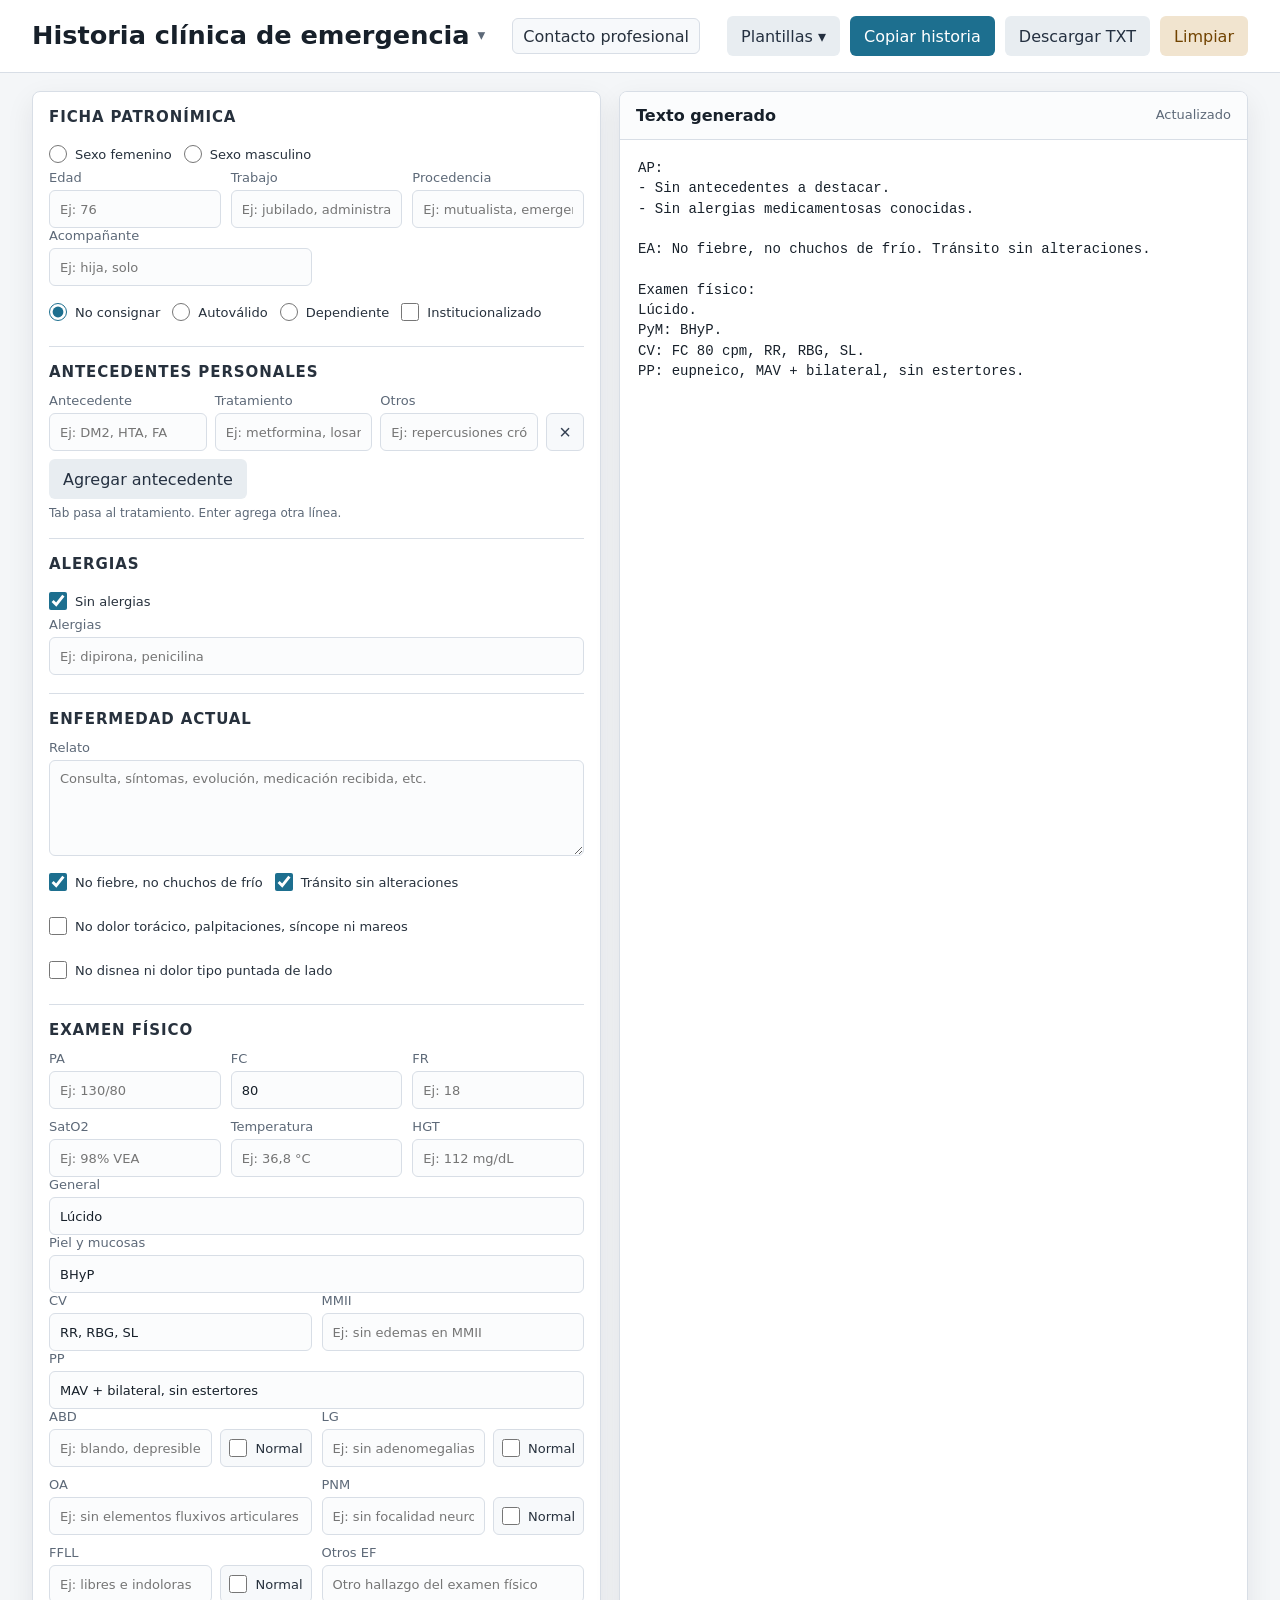
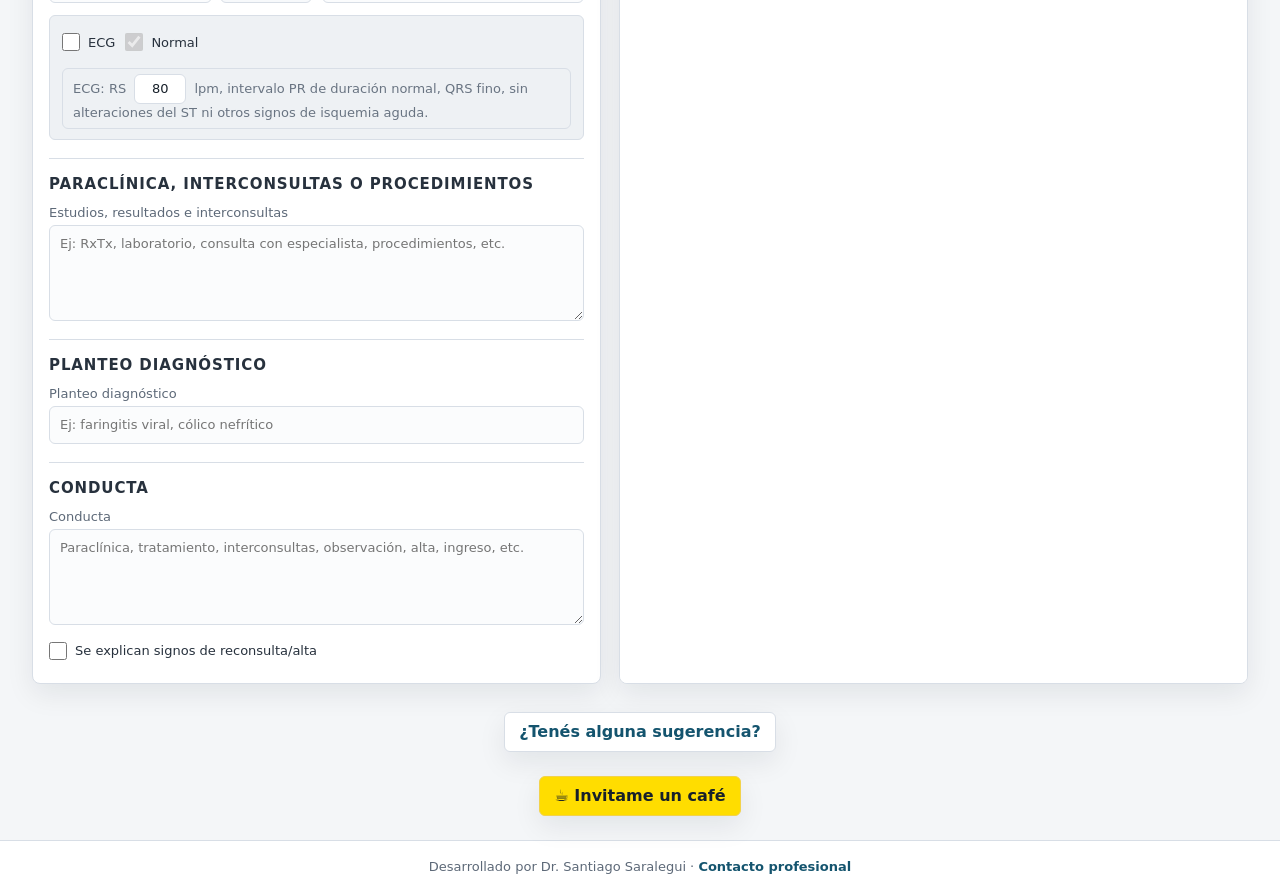
<file: index.html>
<!doctype html>
<html lang="es">
<head>
  <meta charset="utf-8">
  <meta name="viewport" content="width=device-width, initial-scale=1">
  <title>Historia clínica de emergencia | Dr. Santiago Saralegui</title>
  <meta name="description" content="Herramienta web para crear historias clínicas de emergencia de forma rápida, ordenada y lista para copiar. Desarrollada por Dr. Santiago Saralegui.">
  <meta name="robots" content="index, follow">
  <meta name="author" content="Dr. Santiago Saralegui">
  <meta property="og:title" content="Historia clínica de emergencia">
  <meta property="og:description" content="Generador rápido de historias clínicas de emergencia para profesionales de la salud.">
  <meta property="og:type" content="website">
  <meta property="og:image" content="og-image.png">
  <meta name="twitter:card" content="summary_large_image">
  <link rel="icon" href="favicon-64.png" type="image/png">
  <link rel="apple-touch-icon" href="apple-touch-icon.png">
  <link rel="manifest" href="site.webmanifest">
  <link rel="stylesheet" href="styles.css?v=20261116">
  <script>
    const GA_MEASUREMENT_ID = "G-SN3JTPR3M0";
    if (GA_MEASUREMENT_ID) {
      const gaScript = document.createElement("script");
      gaScript.async = true;
      gaScript.src = `https://www.googletagmanager.com/gtag/js?id=${GA_MEASUREMENT_ID}`;
      document.head.appendChild(gaScript);
      window.dataLayer = window.dataLayer || [];
      function gtag(){dataLayer.push(arguments);}
      gtag("js", new Date());
      gtag("config", GA_MEASUREMENT_ID);
    }
  </script>
</head>
<body class="page-index" data-page="index.html">
  <header>
    <div class="page-menu" id="pageMenu">
      <h1><button class="page-toggle" id="pageToggle" type="button" aria-haspopup="true" aria-expanded="false" aria-controls="pageList">Historia clínica de emergencia <span class="page-caret" aria-hidden="true">▾</span></button></h1>
      <div class="template-list page-list" id="pageList" role="menu" hidden></div>
    </div>
    <nav class="top-menu" aria-label="Opciones">
      <a class="menu-item" href="contacto.html">Contacto profesional</a>
    </nav>
    <div class="header-actions">
      <div class="template-menu" id="templateMenu">
        <button class="button secondary" id="templateToggle" type="button" aria-haspopup="true" aria-expanded="false" aria-controls="templateList">Plantillas ▾</button>
        <div class="template-list" id="templateList" role="menu" hidden></div>
      </div>
      <button class="button" id="copyTop" type="button">Copiar historia</button>
      <button class="button secondary" id="downloadTxt" type="button">Descargar TXT</button>
      <button class="button warn" id="clearAll" type="button">Limpiar</button>
    </div>
  </header>

  <main>
    <form class="column form-column" id="hcForm" autocomplete="off">
      <section>
        <h2>Ficha patronímica</h2>
        <div class="check-row">
          <label class="check"><input type="radio" name="sexo" data-field="sexoF" value="F"> Sexo femenino</label>
          <label class="check"><input type="radio" name="sexo" data-field="sexoM" value="M"> Sexo masculino</label>
        </div>
        <div class="grid three">
          <label>Edad
            <input data-field="edad" placeholder="Ej: 76">
          </label>
          <label>Trabajo
            <input data-field="trabajo" placeholder="Ej: jubilado, administrativo">
          </label>
          <label>Procedencia
            <input data-field="procedencia" placeholder="Ej: mutualista, emergencia móvil">
          </label>
        </div>
        <div class="grid">
          <label>Acompañante
            <input data-field="acompanante" placeholder="Ej: hija, solo">
          </label>
        </div>
        <div class="check-row">
          <label class="check"><input type="radio" name="funcionalidad" data-field="funcionalidadNoConsignar" checked> No consignar</label>
          <label class="check"><input type="radio" name="funcionalidad" data-field="autovalido"> Autoválido</label>
          <label class="check"><input type="radio" name="funcionalidad" data-field="dependiente"> Dependiente</label>
          <label class="check"><input type="checkbox" data-field="institucionalizado"> Institucionalizado</label>
        </div>
      </section>

      <section>
        <h2>Antecedentes personales</h2>
        <div id="antecedentes"></div>
        <button class="button secondary" id="addAntecedente" type="button">Agregar antecedente</button>
        <p class="hint">Tab pasa al tratamiento. Enter agrega otra línea.</p>
      </section>

      <section>
        <h2>Alergias</h2>
        <label class="check"><input type="checkbox" data-field="sinAlergias" checked> Sin alergias</label>
        <label id="alergiasLabel">Alergias
          <input data-field="alergias" placeholder="Ej: dipirona, penicilina">
        </label>
      </section>

      <section>
        <h2>Enfermedad actual</h2>
        <label>Relato
          <textarea data-field="enfermedad" placeholder="Consulta, síntomas, evolución, medicación recibida, etc."></textarea>
        </label>
        <div class="check-row">
          <label class="check"><input type="checkbox" data-field="noFiebreChuchos" checked> No fiebre, no chuchos de frío</label>
          <label class="check"><input type="checkbox" data-field="transitoNormal" checked> Tránsito sin alteraciones</label>
          <label class="check"><input type="checkbox" data-field="cardioNegativo"> No dolor torácico, palpitaciones, síncope ni mareos</label>
          <label class="check"><input type="checkbox" data-field="respNegativo"> No disnea ni dolor tipo puntada de lado</label>
        </div>
      </section>

      <section>
        <h2>Examen físico</h2>
        <div class="grid three">
          <label>PA
            <input data-field="pa" placeholder="Ej: 130/80">
          </label>
          <label>FC
            <input data-field="fc" value="80">
          </label>
          <label>FR
            <input data-field="fr" placeholder="Ej: 18">
          </label>
          <label>SatO2
            <input data-field="sat" placeholder="Ej: 98% VEA">
          </label>
          <label>Temperatura
            <input data-field="temp" placeholder="Ej: 36,8 °C">
          </label>
          <label>HGT
            <input data-field="hgt" placeholder="Ej: 112 mg/dL">
          </label>
        </div>
        <label>General
          <input data-field="general" value="Lúcido">
        </label>
        <label>Piel y mucosas
          <input data-field="pym" value="BHyP">
        </label>
        <div class="grid">
          <label>CV
            <input data-field="cv" value="RR, RBG, SL">
          </label>
          <label>MMII
            <input data-field="mmii" placeholder="Ej: sin edemas en MMII">
          </label>
        </div>
        <label>PP
          <input data-field="pp" value="MAV + bilateral, sin estertores">
        </label>
        <div class="grid">
          <div class="field-with-check">
            <label>ABD
              <input data-field="abd" placeholder="Ej: blando, depresible, indoloro, RHA +">
            </label>
            <label class="check"><input type="checkbox" data-field="abdNormal"> Normal</label>
          </div>
          <div class="field-with-check">
            <label>LG
              <input data-field="lg" placeholder="Ej: sin adenomegalias">
            </label>
            <label class="check"><input type="checkbox" data-field="lgNormal"> Normal</label>
          </div>
          <label>OA
            <input data-field="oa" placeholder="Ej: sin elementos fluxivos articulares">
          </label>
          <div class="field-with-check">
            <label>PNM
              <input data-field="pnm" placeholder="Ej: sin focalidad neurológica">
            </label>
            <label class="check"><input type="checkbox" data-field="pnmNormal"> Normal</label>
          </div>
          <div class="field-with-check">
            <label>FFLL
              <input data-field="ffll" placeholder="Ej: libres e indoloras">
            </label>
            <label class="check"><input type="checkbox" data-field="ffllNormal"> Normal</label>
          </div>
          <label>Otros EF
            <input data-field="otrosEf" placeholder="Otro hallazgo del examen físico">
          </label>
        </div>

        <div class="ecg-options is-disabled" id="ecgOptions">
          <label class="check"><input type="checkbox" data-field="incluirEcg"> ECG</label>
          <label class="check"><input type="checkbox" data-field="ecgNormal" checked disabled> Normal</label>
          <label class="ecg-editor-label" id="ecgNormalEditorLabel">
            <span class="ecg-normal-editor" aria-label="Descripción normal del ECG; solo la frecuencia cardíaca es editable">
              ECG: RS <input data-field="ecgFrecuencia" value="80" inputmode="numeric" aria-label="Frecuencia cardíaca del ECG" disabled> lpm, intervalo PR de duración normal, QRS fino, sin alteraciones del ST ni otros signos de isquemia aguda.
            </span>
          </label>
          <label class="ecg-editor-label" id="ecgDescripcionLabel" hidden>
            <textarea class="ecg-custom-editor" data-field="ecgDescripcion" aria-label="Descripción del ECG" placeholder="ECG: describa ritmo, frecuencia, intervalos, QRS, ST y otros hallazgos" disabled></textarea>
          </label>
        </div>
      </section>

      <section>
        <h2>Paraclínica, interconsultas o procedimientos</h2>
        <label>Estudios, resultados e interconsultas
          <textarea data-field="paraclinica" placeholder="Ej: RxTx, laboratorio, consulta con especialista, procedimientos, etc."></textarea>
        </label>
      </section>

      <section>
        <h2>Planteo diagnóstico</h2>
        <label>Planteo diagnóstico
          <input data-field="planteoDiagnostico" placeholder="Ej: faringitis viral, cólico nefrítico">
        </label>
      </section>

      <section>
        <h2>Conducta</h2>
        <label>Conducta
          <textarea data-field="conducta" placeholder="Paraclínica, tratamiento, interconsultas, observación, alta, ingreso, etc."></textarea>
        </label>
        <div class="check-row">
          <label class="check"><input type="checkbox" data-field="reconsultaAlta"> Se explican signos de reconsulta/alta</label>
        </div>
      </section>
    </form>

    <aside class="column preview-column">
      <div class="preview-top">
        <strong>Texto generado</strong>
        <span class="status" id="status">Listo para copiar</span>
      </div>
      <pre id="historia"></pre>
    </aside>
  </main>

  <div class="suggestion-strip">
    <a class="suggestion-link" href="contacto.html#contacto">¿Tenés alguna sugerencia?</a>
  </div>

  <div class="suggestion-strip">
    <a class="suggestion-link coffee-link" href="https://buymeacoffee.com/santiago.saralegui" target="_blank" rel="noopener noreferrer">☕ Invitame un café</a>
  </div>

  <footer>
    Desarrollado por Dr. Santiago Saralegui · <a href="contacto.html">Contacto profesional</a>
  </footer>

  <script src="app.js?v=20261116"></script>
  <script>
    const { value, sentence, endDot, lines, bullets } = HF;

    function enfermedadActualTexto() {
      const items = [];
      if (value("enfermedad")) items.push(value("enfermedad"));
      if (value("cardioNegativo")) items.push("No dolor torácico, no palpitaciones, no síncope, no mareos");
      if (value("respNegativo")) items.push("No disnea, no dolor tipo puntada de lado");
      if (value("noFiebreChuchos")) items.push("No fiebre, no chuchos de frío");
      if (value("transitoNormal")) items.push("Tránsito sin alteraciones");
      return items.map(endDot).join(" ");
    }

    function conductaTexto() {
      const items = lines(value("conducta"));
      if (value("reconsultaAlta")) {
        items.push("Se explican signos de reconsulta");
        items.push("Alta");
      }
      return bullets("Conducta", items);
    }

    function buildHistoria() {
      const fichaParts = [];
      if (value("sexoF")) fichaParts.push("SF");
      if (value("sexoM")) fichaParts.push("SM");
      if (value("edad")) fichaParts.push(HF.edadTexto(value("edad")));
      if (value("trabajo")) fichaParts.push(value("trabajo"));
      if (value("procedencia")) fichaParts.push(`procedente de ${value("procedencia")}`);
      if (value("acompanante")) fichaParts.push(`acompañado por ${value("acompanante")}`);
      if (value("autovalido")) fichaParts.push("autoválido");
      if (value("dependiente")) fichaParts.push("dependiente");
      if (value("institucionalizado")) fichaParts.push(value("sexoF") ? "institucionalizada" : "institucionalizado");

      const examen = HF.examenAdulto();

      return [
        fichaParts.length ? `FP: ${fichaParts.join(", ")}.` : "",
        HF.antecedentesTexto(HF.alergiaItems()),
        sentence("EA", enfermedadActualTexto()),
        examen ? `Examen físico:\n${examen}` : "",
        HF.ecgTexto(),
        lines(value("paraclinica")).map(endDot).join("\n"),
        value("planteoDiagnostico") ? `Planteo diagnóstico: ${value("planteoDiagnostico")}` : "",
        conductaTexto()
      ].filter(Boolean).join("\n\n");
    }

    const TEMPLATES = {
      cuadroViral: {
        label: "Faringitis viral",
        enfermedad: "Comienza hace ___ días con odinofagia, rinorrea serosa y mialgias.",
        cardioNegativo: true,
        respNegativo: true,
        pym: "BHyP, faringe congestiva",
        planteoDiagnostico: "Faringitis viral",
        conducta: "Ibuprofeno 400 mg cada 8 horas VO si dolor o fiebre",
        reconsultaAlta: true
      },
      faringitisBacteriana: {
        label: "Faringitis bacteriana",
        enfermedad: "Comienza hace ___ días con odinofagia y fiebre. Tos y rinorrea escasas.",
        noFiebreChuchos: false,
        pym: "BHyP, exudados retrofaríngeos",
        planteoDiagnostico: "Faringitis bacteriana",
        conducta: [
          "Amoxicilina 500 mg cada 8 horas VO por 10 días",
          "Ibuprofeno 400 mg cada 8 horas VO si dolor o fiebre"
        ].join("\n"),
        reconsultaAlta: true
      },
      gastroenterocolitis: {
        label: "Gastroenterocolitis aguda",
        enfermedad: "Comienza hace ___ días con diarrea y vómitos sin elementos anormales. Asocia dolor abdominal tipo cólico difuso sin irradiaciones del mismo tiempo de evolución. Diuresis conservada.",
        transitoNormal: false,
        abd: "Blando, depresible, dolor difuso a la palpación a predominio centroabdominal, no dolor a la descompresión. Sin elementos de irritación peritoneal",
        planteoDiagnostico: "Gastroenterocolitis aguda",
        conducta: [
          "Ondansetrón 8 mg cada 8 horas VO si náuseas o vómitos por 2 días",
          "Buscapina 10 mg cada 8 horas VO si dolor tipo cólico abdominal por 2 días",
          "Alta ingesta hídrica",
          "Dieta astringente"
        ].join("\n"),
        reconsultaAlta: true
      },
      lumbalgiaMecanica: {
        label: "Lumbalgia mecánica",
        enfermedad: "Lumbalgia de ___ días de evolución, que aumenta con movimientos y mejora con reposo, sin irradiaciones. No sd. medular. No sd. urinario bajo.",
        ffll: "Dolor a la palpación a nivel lumbar. Guyón, Surraco y Giordano negativos",
        planteoDiagnostico: "Lumbalgia mecánica",
        conducta: "Ketoprofeno 100 mg cada 12 horas VO si dolor por 5 días",
        reconsultaAlta: true
      },
      cistitisNoComplicada: {
        label: "Cistitis no complicada",
        enfermedad: "Comienza hace ___ días con síndrome urinario bajo. Tránsito digestivo sin alteraciones.",
        transitoNormal: false,
        abdNormal: true,
        ffllNormal: true,
        planteoDiagnostico: "Cistitis no complicada",
        conducta: "Nitrofurantoína 100 mg cada 6 horas VO por 5 días",
        reconsultaAlta: true
      },
      cefaleaTensional: {
        label: "Cefalea tensional",
        enfermedad: "Cefalea de ___ días de evolución, de comienzo progresivo y evolución constante, holocraneana, de intensidad moderada, sin componente nocturno. Sin síndrome focal neurológico, sin vómitos.",
        pnmNormal: true,
        planteoDiagnostico: "Cefalea tensional",
        conducta: "Paracetamol 1 g cada 8 horas VO si dolor",
        reconsultaAlta: true
      },
      urticaria: {
        label: "Urticaria",
        enfermedad: "Comienza hace ___ horas con lesiones cutáneas sobreelevadas y pruriginosas. No disnea, no disfonía, no disfagia, no edema de labios ni lengua. No vómitos ni dolor abdominal.",
        pym: "BHyP, pápulas en ___",
        planteoDiagnostico: "Urticaria",
        conducta: "Clorfeniramina maleato 4 mg cada 8 horas VO por 3 días",
        reconsultaAlta: true
      },
      conjuntivitisBacteriana: {
        label: "Conjuntivitis bacteriana",
        enfermedad: "Comienza hace ___ días con ojo rojo y secreción purulenta, con párpados que se pegan al levantarse. No dolor ocular, sin alteraciones de la agudeza visual.",
        otrosEf: "Examen oftalmológico: eritema conjuntival, exudado purulento, reflejo pupilar presente y simétrico, sin alteraciones de la motilidad ocular",
        planteoDiagnostico: "Conjuntivitis bacteriana",
        conducta: "Tobramicina oftálmica gotas, 1 gota cada 4 horas en ojo afectado por 7 días",
        reconsultaAlta: true
      },
      colicoNefritico: {
        label: "Cólico nefrítico",
        enfermedad: "Comienza hace ___ con dolor en fosa lumbar, tipo cólico, intenso, que no calma en ninguna posición.",
        abdNormal: true,
        ffllNormal: true,
        planteoDiagnostico: "Cólico nefrítico",
        conducta: "Ketoprofeno 100 mg cada 12 horas VO por 5 días",
        reconsultaAlta: true
      },
      urgenciaHipertensiva: {
        label: "Urgencia hipertensiva",
        enfermedad: "Consulta por cifras de PA elevadas constatadas en domicilio de ___. Sin cefalea intensa, sin alteraciones visuales, sin síndrome focal neurológico.",
        cardioNegativo: true,
        respNegativo: true,
        mmii: "Sin edemas",
        pnmNormal: true,
        planteoDiagnostico: "Urgencia hipertensiva",
        reconsultaAlta: true
      }
    };

    HF.init({
      draftKey: "historiafacil:borrador",
      fileName: "historia-clinica-emergencia.txt",
      buildHistoria,
      templates: TEMPLATES,
      vitalChecks: HF.VITALES_ADULTO
    });
  </script>
</body>
</html>
</file>
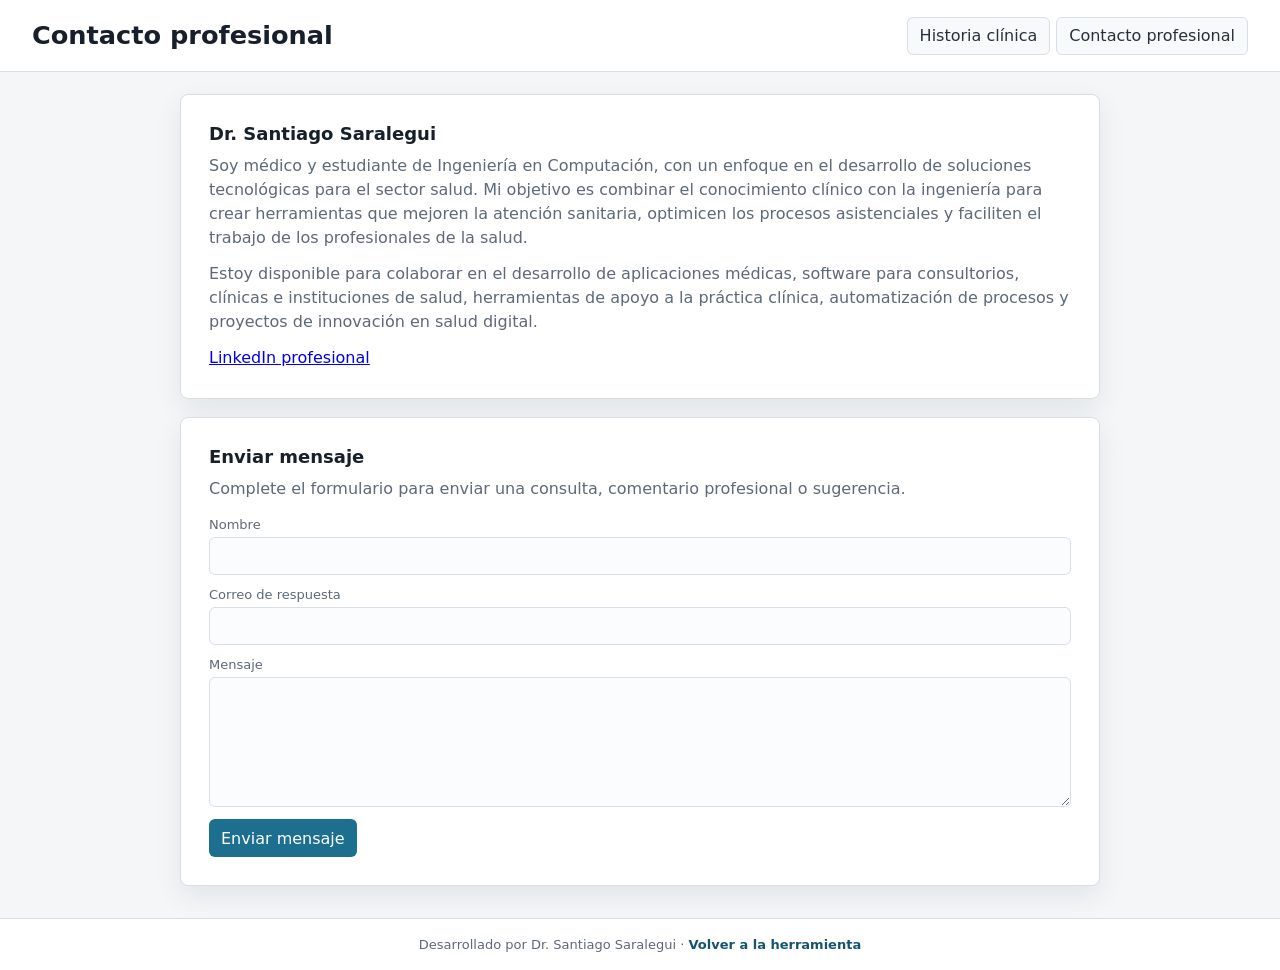
<file: contacto.html>
<!doctype html>
<html lang="es">
<head>
  <meta charset="utf-8">
  <meta name="viewport" content="width=device-width, initial-scale=1">
  <title>Contacto | Historia clínica de emergencia</title>
  <meta name="description" content="Contacto profesional de Dr. Santiago Saralegui para colaboración en aplicaciones médicas, software clínico e innovación en salud digital.">
  <meta name="robots" content="index, follow">
  <meta name="author" content="Dr. Santiago Saralegui">
  <meta property="og:title" content="Contacto profesional | Dr. Santiago Saralegui">
  <meta property="og:description" content="Contacto para proyectos de tecnología aplicada al sector salud.">
  <meta property="og:type" content="website">
  <meta property="og:image" content="og-image.png">
  <meta name="twitter:card" content="summary_large_image">
  <link rel="icon" href="favicon-64.png" type="image/png">
  <link rel="apple-touch-icon" href="apple-touch-icon.png">
  <link rel="manifest" href="site.webmanifest">
  <link rel="stylesheet" href="styles.css?v=20261116">
  <script>
    const GA_MEASUREMENT_ID = "G-SN3JTPR3M0";
    if (GA_MEASUREMENT_ID) {
      const gaScript = document.createElement("script");
      gaScript.async = true;
      gaScript.src = `https://www.googletagmanager.com/gtag/js?id=${GA_MEASUREMENT_ID}`;
      document.head.appendChild(gaScript);
      window.dataLayer = window.dataLayer || [];
      function gtag(){dataLayer.push(arguments);}
      gtag("js", new Date());
      gtag("config", GA_MEASUREMENT_ID);
    }
  </script>
</head>
<body class="page-contacto">
  <header>
    <h1>Contacto profesional</h1>
    <nav class="top-menu" aria-label="Opciones">
      <a class="menu-item" href="index.html">Historia clínica</a>
      <a class="menu-item" href="#contacto">Contacto profesional</a>
    </nav>
  </header>

  <main>
    <section class="panel" id="sobre-mi">
      <h2>Dr. Santiago Saralegui</h2>
      <p>Soy médico y estudiante de Ingeniería en Computación, con un enfoque en el desarrollo de soluciones tecnológicas para el sector salud. Mi objetivo es combinar el conocimiento clínico con la ingeniería para crear herramientas que mejoren la atención sanitaria, optimicen los procesos asistenciales y faciliten el trabajo de los profesionales de la salud.</p>
      <p>Estoy disponible para colaborar en el desarrollo de aplicaciones médicas, software para consultorios, clínicas e instituciones de salud, herramientas de apoyo a la práctica clínica, automatización de procesos y proyectos de innovación en salud digital.</p>
      <p><a href="https://www.linkedin.com/in/santiago-saralegui-ab249465/" target="_blank" rel="noopener noreferrer">LinkedIn profesional</a></p>
    </section>

    <section class="panel" id="contacto">
      <h2>Enviar mensaje</h2>
      <p>Complete el formulario para enviar una consulta, comentario profesional o sugerencia.</p>

      <form id="contactForm" action="https://formspree.io/f/mjybbzqn" method="POST">
        <label>Nombre
          <input name="nombre" autocomplete="name" required>
        </label>
        <label>Correo de respuesta
          <input name="email" type="email" autocomplete="email" required>
        </label>
        <label>Mensaje
          <textarea name="mensaje" required></textarea>
        </label>
        <input type="hidden" name="_subject" value="Mensaje desde Historia clínica de emergencia">
        <button class="button" type="submit">Enviar mensaje</button>
      </form>
    </section>
  </main>

  <footer>
    Desarrollado por Dr. Santiago Saralegui · <a href="index.html">Volver a la herramienta</a>
  </footer>

  <script>
    const form = document.getElementById("contactForm");
    const note = document.getElementById("formNote");

    form.addEventListener("submit", (event) => {
      if (form.action.includes("REEMPLAZAR_ENDPOINT_PRIVADO")) {
        event.preventDefault();
        note.textContent = "Formulario pendiente de configuración: falta conectar el endpoint privado de recepción.";
      }
    });
  </script>
</body>
</html>
</file>
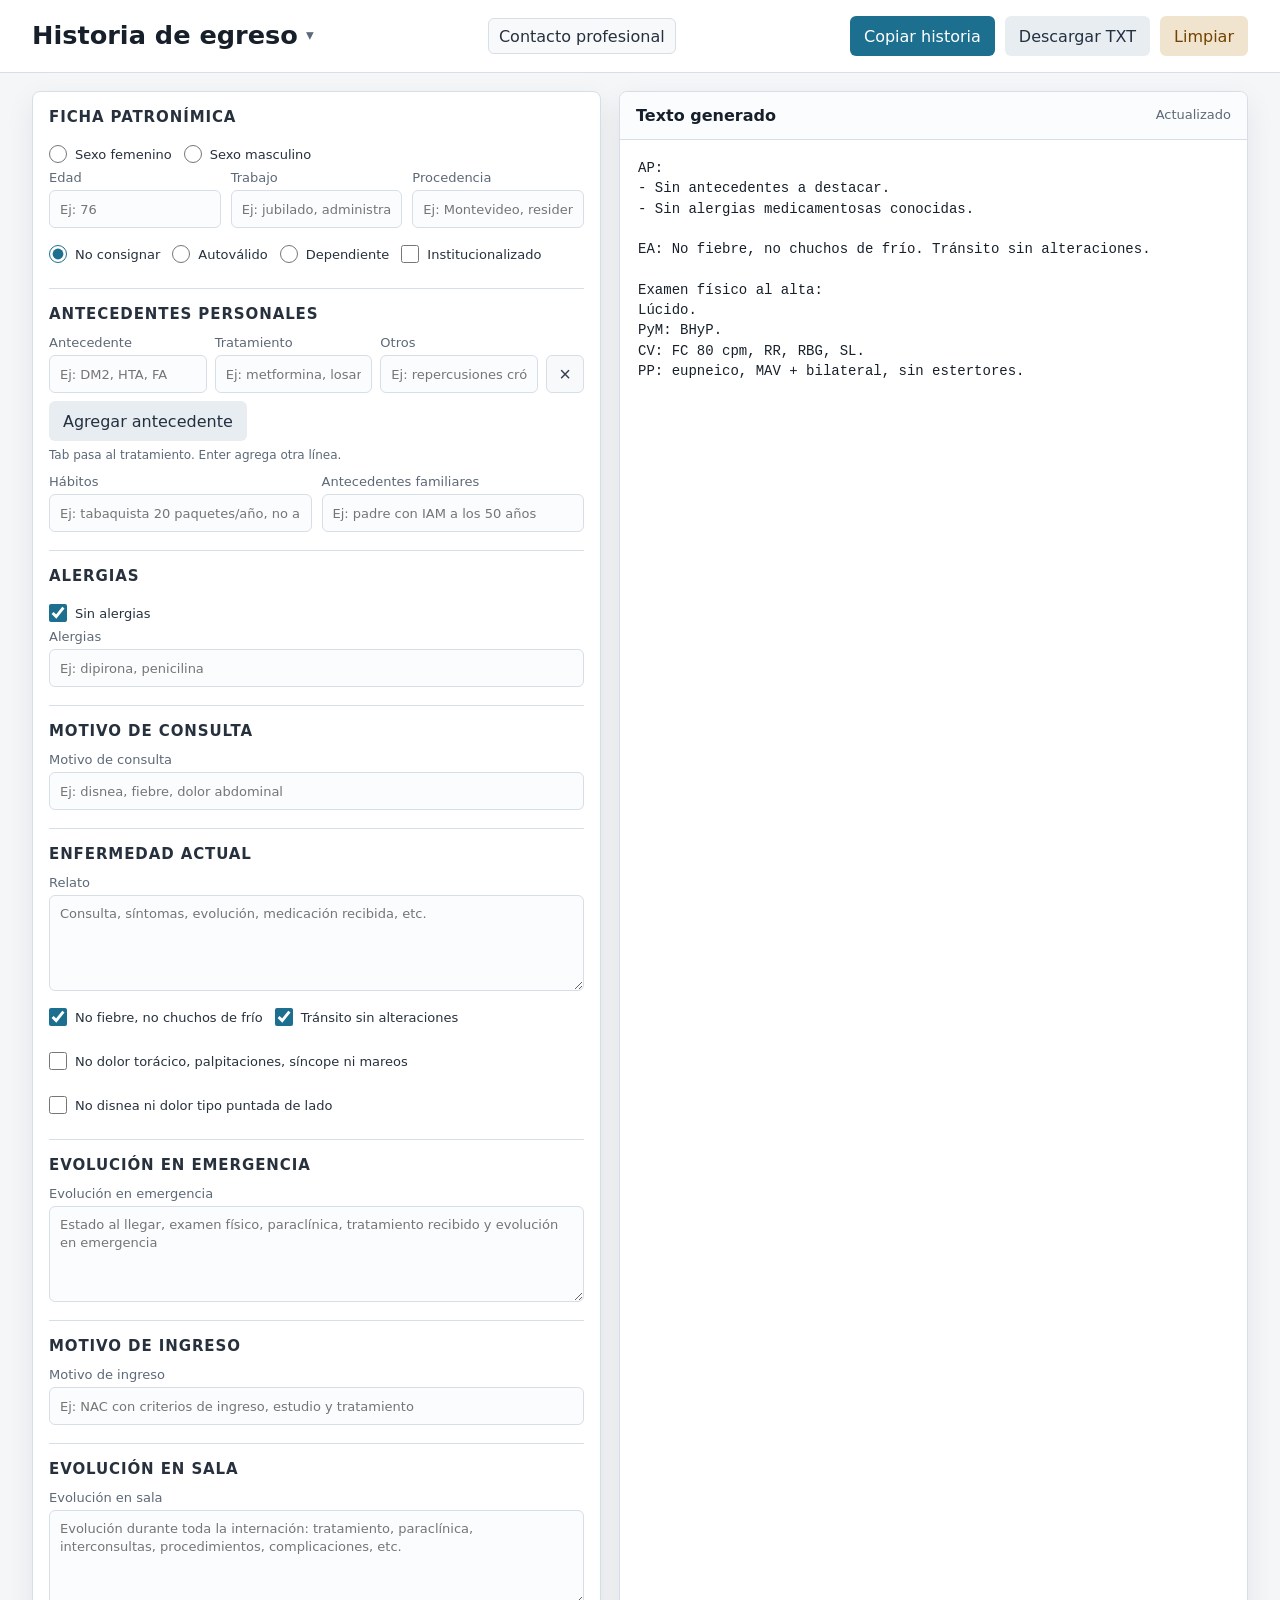
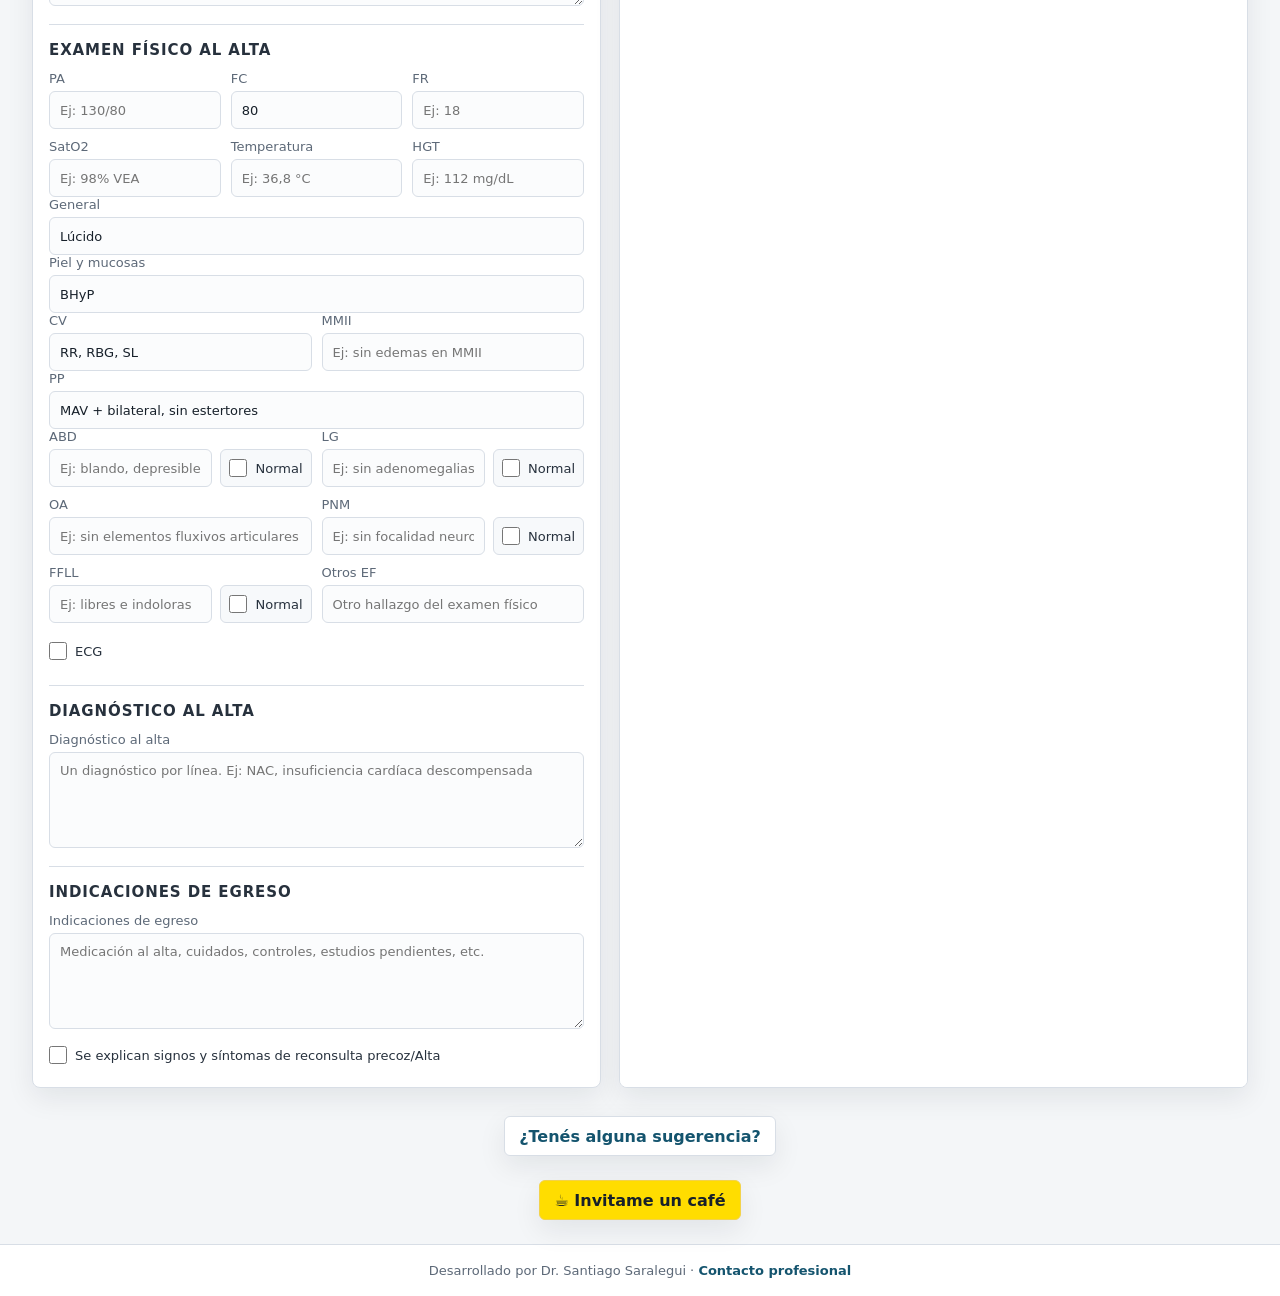
<file: egreso.html>
<!doctype html>
<html lang="es">
<head>
  <meta charset="utf-8">
  <meta name="viewport" content="width=device-width, initial-scale=1">
  <title>Historia clínica de egreso | Dr. Santiago Saralegui</title>
  <meta name="description" content="Herramienta web para crear historias clínicas de egreso de forma rápida, ordenada y lista para copiar. Desarrollada por Dr. Santiago Saralegui.">
  <meta name="robots" content="index, follow">
  <meta name="author" content="Dr. Santiago Saralegui">
  <meta property="og:title" content="Historia clínica de egreso">
  <meta property="og:description" content="Generador rápido de historias clínicas de egreso para profesionales de la salud.">
  <meta property="og:type" content="website">
  <meta property="og:image" content="og-image.png">
  <meta name="twitter:card" content="summary_large_image">
  <link rel="icon" href="favicon-64.png" type="image/png">
  <link rel="apple-touch-icon" href="apple-touch-icon.png">
  <link rel="manifest" href="site.webmanifest">
  <link rel="stylesheet" href="styles.css?v=20261116">
  <script>
    const GA_MEASUREMENT_ID = "G-SN3JTPR3M0";
    if (GA_MEASUREMENT_ID) {
      const gaScript = document.createElement("script");
      gaScript.async = true;
      gaScript.src = `https://www.googletagmanager.com/gtag/js?id=${GA_MEASUREMENT_ID}`;
      document.head.appendChild(gaScript);
      window.dataLayer = window.dataLayer || [];
      function gtag(){dataLayer.push(arguments);}
      gtag("js", new Date());
      gtag("config", GA_MEASUREMENT_ID);
    }
  </script>
</head>
<body class="page-index" data-page="egreso.html">
  <header>
    <div class="page-menu" id="pageMenu">
      <h1><button class="page-toggle" id="pageToggle" type="button" aria-haspopup="true" aria-expanded="false" aria-controls="pageList">Historia de egreso <span class="page-caret" aria-hidden="true">▾</span></button></h1>
      <div class="template-list page-list" id="pageList" role="menu" hidden></div>
    </div>
    <nav class="top-menu" aria-label="Opciones">
      <a class="menu-item" href="contacto.html">Contacto profesional</a>
    </nav>
    <div class="header-actions">
      <button class="button" id="copyTop" type="button">Copiar historia</button>
      <button class="button secondary" id="downloadTxt" type="button">Descargar TXT</button>
      <button class="button warn" id="clearAll" type="button">Limpiar</button>
    </div>
  </header>

  <main>
    <form class="column form-column" id="hcForm" autocomplete="off">
      <section>
        <h2>Ficha patronímica</h2>
        <div class="check-row">
          <label class="check"><input type="radio" name="sexo" data-field="sexoF" value="F"> Sexo femenino</label>
          <label class="check"><input type="radio" name="sexo" data-field="sexoM" value="M"> Sexo masculino</label>
        </div>
        <div class="grid three">
          <label>Edad
            <input data-field="edad" placeholder="Ej: 76">
          </label>
          <label>Trabajo
            <input data-field="trabajo" placeholder="Ej: jubilado, administrativo">
          </label>
          <label>Procedencia
            <input data-field="procedencia" placeholder="Ej: Montevideo, residencial">
          </label>
        </div>
        <div class="check-row">
          <label class="check"><input type="radio" name="funcionalidad" data-field="funcionalidadNoConsignar" checked> No consignar</label>
          <label class="check"><input type="radio" name="funcionalidad" data-field="autovalido"> Autoválido</label>
          <label class="check"><input type="radio" name="funcionalidad" data-field="dependiente"> Dependiente</label>
          <label class="check"><input type="checkbox" data-field="institucionalizado"> Institucionalizado</label>
        </div>
      </section>

      <section>
        <h2>Antecedentes personales</h2>
        <div id="antecedentes"></div>
        <button class="button secondary" id="addAntecedente" type="button">Agregar antecedente</button>
        <p class="hint">Tab pasa al tratamiento. Enter agrega otra línea.</p>
        <div class="grid">
          <label>Hábitos
            <input data-field="habitos" placeholder="Ej: tabaquista 20 paquetes/año, no alcohol">
          </label>
          <label>Antecedentes familiares
            <input data-field="af" placeholder="Ej: padre con IAM a los 50 años">
          </label>
        </div>
      </section>

      <section>
        <h2>Alergias</h2>
        <label class="check"><input type="checkbox" data-field="sinAlergias" checked> Sin alergias</label>
        <label id="alergiasLabel">Alergias
          <input data-field="alergias" placeholder="Ej: dipirona, penicilina">
        </label>
      </section>

      <section>
        <h2>Motivo de consulta</h2>
        <label>Motivo de consulta
          <input data-field="motivoConsulta" placeholder="Ej: disnea, fiebre, dolor abdominal">
        </label>
      </section>

      <section>
        <h2>Enfermedad actual</h2>
        <label>Relato
          <textarea data-field="enfermedad" placeholder="Consulta, síntomas, evolución, medicación recibida, etc."></textarea>
        </label>
        <div class="check-row">
          <label class="check"><input type="checkbox" data-field="noFiebreChuchos" checked> No fiebre, no chuchos de frío</label>
          <label class="check"><input type="checkbox" data-field="transitoNormal" checked> Tránsito sin alteraciones</label>
          <label class="check"><input type="checkbox" data-field="cardioNegativo"> No dolor torácico, palpitaciones, síncope ni mareos</label>
          <label class="check"><input type="checkbox" data-field="respNegativo"> No disnea ni dolor tipo puntada de lado</label>
        </div>
      </section>

      <section>
        <h2>Evolución en emergencia</h2>
        <label>Evolución en emergencia
          <textarea data-field="enEmergencia" placeholder="Estado al llegar, examen físico, paraclínica, tratamiento recibido y evolución en emergencia"></textarea>
        </label>
      </section>

      <section>
        <h2>Motivo de ingreso</h2>
        <label>Motivo de ingreso
          <input data-field="motivoIngreso" placeholder="Ej: NAC con criterios de ingreso, estudio y tratamiento">
        </label>
      </section>

      <section>
        <h2>Evolución en sala</h2>
        <label>Evolución en sala
          <textarea data-field="evolucionSala" placeholder="Evolución durante toda la internación: tratamiento, paraclínica, interconsultas, procedimientos, complicaciones, etc."></textarea>
        </label>
      </section>

      <section>
        <h2>Examen físico al alta</h2>
        <div class="grid three">
          <label>PA
            <input data-field="pa" placeholder="Ej: 130/80">
          </label>
          <label>FC
            <input data-field="fc" value="80">
          </label>
          <label>FR
            <input data-field="fr" placeholder="Ej: 18">
          </label>
          <label>SatO2
            <input data-field="sat" placeholder="Ej: 98% VEA">
          </label>
          <label>Temperatura
            <input data-field="temp" placeholder="Ej: 36,8 °C">
          </label>
          <label>HGT
            <input data-field="hgt" placeholder="Ej: 112 mg/dL">
          </label>
        </div>
        <label>General
          <input data-field="general" value="Lúcido">
        </label>
        <label>Piel y mucosas
          <input data-field="pym" value="BHyP">
        </label>
        <div class="grid">
          <label>CV
            <input data-field="cv" value="RR, RBG, SL">
          </label>
          <label>MMII
            <input data-field="mmii" placeholder="Ej: sin edemas en MMII">
          </label>
        </div>
        <label>PP
          <input data-field="pp" value="MAV + bilateral, sin estertores">
        </label>
        <div class="grid">
          <div class="field-with-check">
            <label>ABD
              <input data-field="abd" placeholder="Ej: blando, depresible, indoloro, RHA +">
            </label>
            <label class="check"><input type="checkbox" data-field="abdNormal"> Normal</label>
          </div>
          <div class="field-with-check">
            <label>LG
              <input data-field="lg" placeholder="Ej: sin adenomegalias">
            </label>
            <label class="check"><input type="checkbox" data-field="lgNormal"> Normal</label>
          </div>
          <label>OA
            <input data-field="oa" placeholder="Ej: sin elementos fluxivos articulares">
          </label>
          <div class="field-with-check">
            <label>PNM
              <input data-field="pnm" placeholder="Ej: sin focalidad neurológica">
            </label>
            <label class="check"><input type="checkbox" data-field="pnmNormal"> Normal</label>
          </div>
          <div class="field-with-check">
            <label>FFLL
              <input data-field="ffll" placeholder="Ej: libres e indoloras">
            </label>
            <label class="check"><input type="checkbox" data-field="ffllNormal"> Normal</label>
          </div>
          <label>Otros EF
            <input data-field="otrosEf" placeholder="Otro hallazgo del examen físico">
          </label>
        </div>

        <div class="ecg-options is-disabled" data-collapse>
          <label class="check"><input type="checkbox" data-field="incluirEcg"> ECG</label>
          <label class="check"><input type="checkbox" data-field="ecgNormal" checked disabled> Normal</label>
          <label class="ecg-editor-label">
            <span class="ecg-normal-editor" aria-label="Descripción normal del ECG; solo la frecuencia cardíaca es editable">
              ECG: RS <input data-field="ecgFrecuencia" value="80" inputmode="numeric" aria-label="Frecuencia cardíaca del ECG" disabled> lpm, intervalo PR de duración normal, QRS fino, sin alteraciones del ST ni otros signos de isquemia aguda.
            </span>
          </label>
          <label class="ecg-editor-label" hidden>
            <textarea class="ecg-custom-editor" data-field="ecgDescripcion" aria-label="Descripción del ECG" placeholder="ECG: describa ritmo, frecuencia, intervalos, QRS, ST y otros hallazgos" disabled></textarea>
          </label>
        </div>
      </section>

      <section>
        <h2>Diagnóstico al alta</h2>
        <label>Diagnóstico al alta
          <textarea data-field="diagnosticoAlta" placeholder="Un diagnóstico por línea. Ej: NAC, insuficiencia cardíaca descompensada"></textarea>
        </label>
      </section>

      <section>
        <h2>Indicaciones de egreso</h2>
        <label>Indicaciones de egreso
          <textarea data-field="indicaciones" placeholder="Medicación al alta, cuidados, controles, estudios pendientes, etc."></textarea>
        </label>
        <div class="check-row">
          <label class="check"><input type="checkbox" data-field="reconsultaAlta"> Se explican signos y síntomas de reconsulta precoz/Alta</label>
        </div>
      </section>
    </form>

    <aside class="column preview-column">
      <div class="preview-top">
        <strong>Texto generado</strong>
        <span class="status" id="status">Listo para copiar</span>
      </div>
      <pre id="historia"></pre>
    </aside>
  </main>

  <div class="suggestion-strip">
    <a class="suggestion-link" href="contacto.html#contacto">¿Tenés alguna sugerencia?</a>
  </div>

  <div class="suggestion-strip">
    <a class="suggestion-link coffee-link" href="https://buymeacoffee.com/santiago.saralegui" target="_blank" rel="noopener noreferrer">☕ Invitame un café</a>
  </div>

  <footer>
    Desarrollado por Dr. Santiago Saralegui · <a href="contacto.html">Contacto profesional</a>
  </footer>

  <script src="app.js?v=20261116"></script>
  <script>
    const { value, sentence, endDot, lines, bullets } = HF;

    function enfermedadActualTexto() {
      const items = [];
      if (value("enfermedad")) items.push(value("enfermedad"));
      if (value("cardioNegativo")) items.push("No dolor torácico, no palpitaciones, no síncope, no mareos");
      if (value("respNegativo")) items.push("No disnea, no dolor tipo puntada de lado");
      if (value("noFiebreChuchos")) items.push("No fiebre, no chuchos de frío");
      if (value("transitoNormal")) items.push("Tránsito sin alteraciones");
      return items.map(endDot).join(" ");
    }

    // Un solo diagnóstico va en la misma línea; varios, como lista. Vacío, no aparece.
    function diagnosticoTexto() {
      const items = lines(value("diagnosticoAlta"));
      if (items.length <= 1) return items.length ? `Diagnóstico al alta: ${items[0]}` : "";
      return bullets("Diagnóstico al alta", items);
    }

    // Párrafo con etiqueta a partir de un campo de varias líneas.
    function parrafo(label, fieldName) {
      return sentence(label, lines(value(fieldName)).map(endDot).join(" "));
    }

    function indicacionesTexto() {
      const items = lines(value("indicaciones"));
      if (value("reconsultaAlta")) {
        items.push("Se explican signos y síntomas de reconsulta precoz");
        items.push("Alta");
      }
      return bullets("Indicaciones de egreso", items);
    }

    function buildHistoria() {
      const fichaParts = [];
      if (value("sexoF")) fichaParts.push("SF");
      if (value("sexoM")) fichaParts.push("SM");
      if (value("edad")) fichaParts.push(HF.edadTexto(value("edad")));
      if (value("trabajo")) fichaParts.push(value("trabajo"));
      if (value("procedencia")) fichaParts.push(`procedente de ${value("procedencia")}`);
      if (value("autovalido")) fichaParts.push("autoválido");
      if (value("dependiente")) fichaParts.push("dependiente");
      if (value("institucionalizado")) fichaParts.push(value("sexoF") ? "institucionalizada" : "institucionalizado");

      const apExtra = [];
      if (value("habitos")) apExtra.push(`Hábitos: ${value("habitos")}`);
      apExtra.push(...HF.alergiaItems());

      const examen = HF.examenAdulto();

      return [
        fichaParts.length ? `FP: ${fichaParts.join(", ")}.` : "",
        HF.antecedentesTexto(apExtra),
        sentence("AF", value("af")),
        sentence("MC", value("motivoConsulta")),
        sentence("EA", enfermedadActualTexto()),
        parrafo("Evolución en emergencia", "enEmergencia"),
        sentence("MI", value("motivoIngreso")),
        parrafo("Evolución en sala", "evolucionSala"),
        examen ? `Examen físico al alta:\n${examen}` : "",
        HF.ecgTexto(),
        diagnosticoTexto(),
        indicacionesTexto()
      ].filter(Boolean).join("\n\n");
    }

    // Esta página no tiene plantillas ni botón "Plantillas".

    HF.init({
      draftKey: "historiafacil:borrador:egreso",
      fileName: "historia-clinica-egreso.txt",
      buildHistoria,
      vitalChecks: HF.VITALES_ADULTO
    });
  </script>
</body>
</html>
</file>
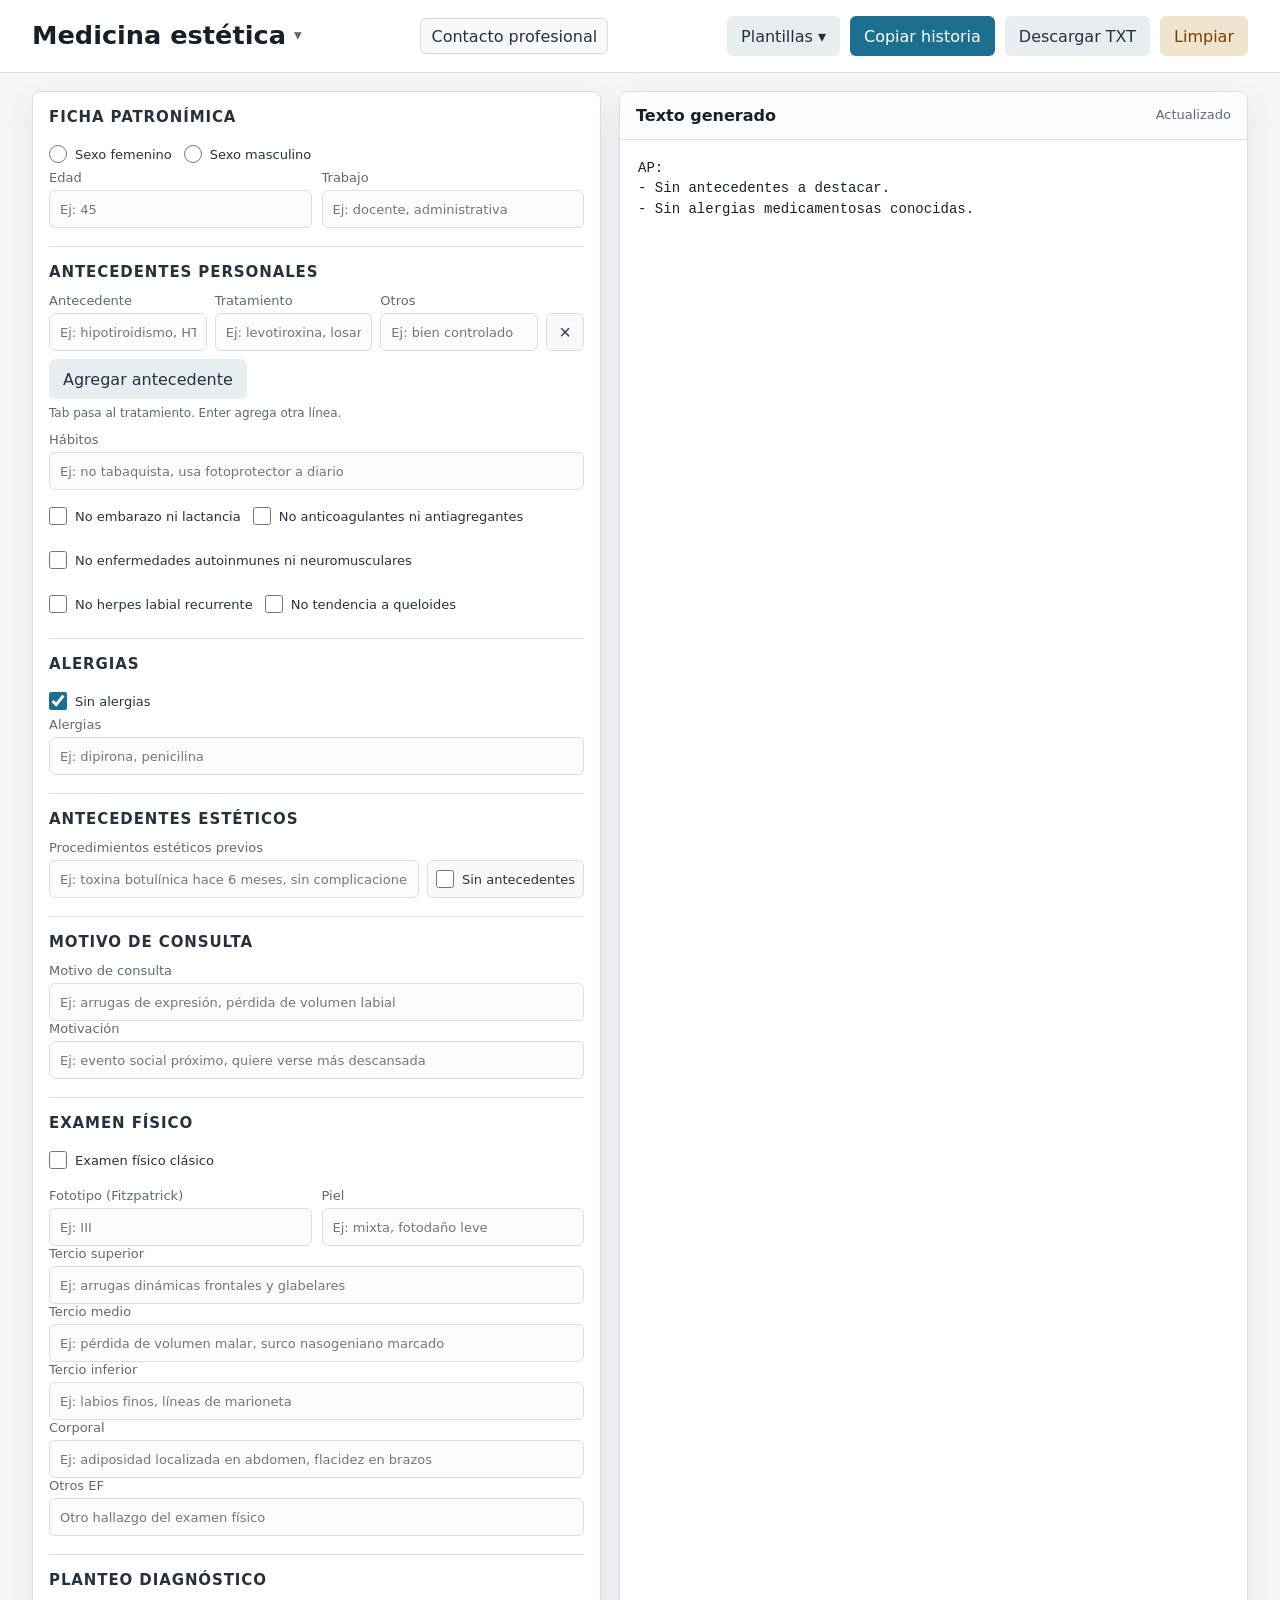
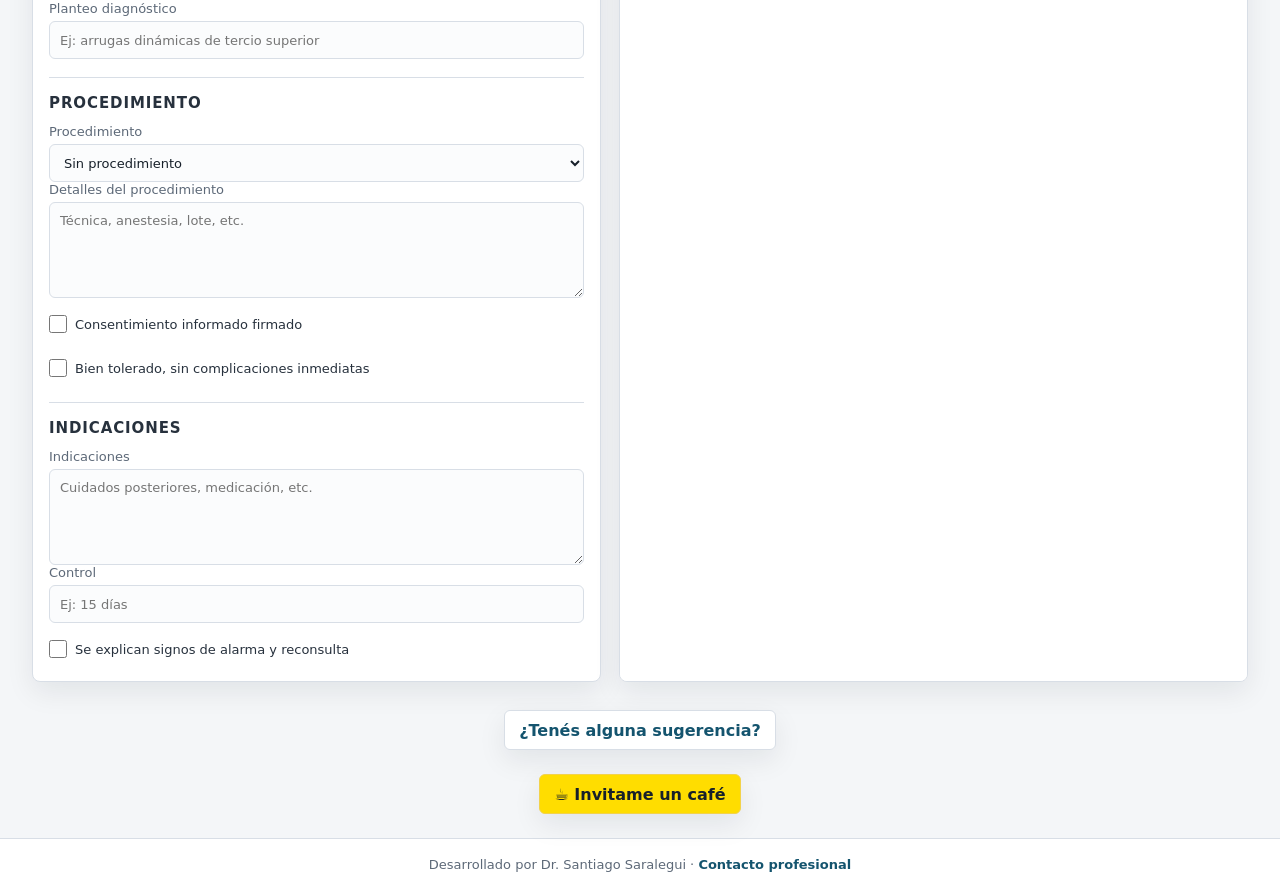
<file: estetica.html>
<!doctype html>
<html lang="es">
<head>
  <meta charset="utf-8">
  <meta name="viewport" content="width=device-width, initial-scale=1">
  <title>Historia clínica de medicina estética | Dr. Santiago Saralegui</title>
  <meta name="description" content="Herramienta web para crear historias clínicas de medicina estética de forma rápida, ordenada y lista para copiar. Desarrollada por Dr. Santiago Saralegui.">
  <meta name="robots" content="index, follow">
  <meta name="author" content="Dr. Santiago Saralegui">
  <meta property="og:title" content="Historia clínica de medicina estética">
  <meta property="og:description" content="Generador rápido de historias clínicas de medicina estética para profesionales de la salud.">
  <meta property="og:type" content="website">
  <meta property="og:image" content="og-image.png">
  <meta name="twitter:card" content="summary_large_image">
  <link rel="icon" href="favicon-64.png" type="image/png">
  <link rel="apple-touch-icon" href="apple-touch-icon.png">
  <link rel="manifest" href="site.webmanifest">
  <link rel="stylesheet" href="styles.css?v=20261116">
  <script>
    const GA_MEASUREMENT_ID = "G-SN3JTPR3M0";
    if (GA_MEASUREMENT_ID) {
      const gaScript = document.createElement("script");
      gaScript.async = true;
      gaScript.src = `https://www.googletagmanager.com/gtag/js?id=${GA_MEASUREMENT_ID}`;
      document.head.appendChild(gaScript);
      window.dataLayer = window.dataLayer || [];
      function gtag(){dataLayer.push(arguments);}
      gtag("js", new Date());
      gtag("config", GA_MEASUREMENT_ID);
    }
  </script>
</head>
<body class="page-index" data-page="estetica.html">
  <header>
    <div class="page-menu" id="pageMenu">
      <h1><button class="page-toggle" id="pageToggle" type="button" aria-haspopup="true" aria-expanded="false" aria-controls="pageList">Medicina estética <span class="page-caret" aria-hidden="true">▾</span></button></h1>
      <div class="template-list page-list" id="pageList" role="menu" hidden></div>
    </div>
    <nav class="top-menu" aria-label="Opciones">
      <a class="menu-item" href="contacto.html">Contacto profesional</a>
    </nav>
    <div class="header-actions">
      <div class="template-menu" id="templateMenu">
        <button class="button secondary" id="templateToggle" type="button" aria-haspopup="true" aria-expanded="false" aria-controls="templateList">Plantillas ▾</button>
        <div class="template-list" id="templateList" role="menu" hidden></div>
      </div>
      <button class="button" id="copyTop" type="button">Copiar historia</button>
      <button class="button secondary" id="downloadTxt" type="button">Descargar TXT</button>
      <button class="button warn" id="clearAll" type="button">Limpiar</button>
    </div>
  </header>

  <main>
    <form class="column form-column" id="hcForm" autocomplete="off">
      <section>
        <h2>Ficha patronímica</h2>
        <div class="check-row">
          <label class="check"><input type="radio" name="sexo" data-field="sexoF" value="F"> Sexo femenino</label>
          <label class="check"><input type="radio" name="sexo" data-field="sexoM" value="M"> Sexo masculino</label>
        </div>
        <div class="grid">
          <label>Edad
            <input data-field="edad" placeholder="Ej: 45">
          </label>
          <label>Trabajo
            <input data-field="trabajo" placeholder="Ej: docente, administrativa">
          </label>
        </div>
      </section>

      <section>
        <h2>Antecedentes personales</h2>
        <div id="antecedentes"></div>
        <button class="button secondary" id="addAntecedente" type="button">Agregar antecedente</button>
        <p class="hint">Tab pasa al tratamiento. Enter agrega otra línea.</p>
        <label class="after-hint">Hábitos
          <input data-field="habitos" placeholder="Ej: no tabaquista, usa fotoprotector a diario">
        </label>
        <div class="check-row">
          <label class="check"><input type="checkbox" data-field="noEmbarazo"> No embarazo ni lactancia</label>
          <label class="check"><input type="checkbox" data-field="noAnticoagulantes"> No anticoagulantes ni antiagregantes</label>
          <label class="check"><input type="checkbox" data-field="noAutoinmunes"> No enfermedades autoinmunes ni neuromusculares</label>
          <label class="check"><input type="checkbox" data-field="noHerpes"> No herpes labial recurrente</label>
          <label class="check"><input type="checkbox" data-field="noQueloides"> No tendencia a queloides</label>
        </div>
      </section>

      <section>
        <h2>Alergias</h2>
        <label class="check"><input type="checkbox" data-field="sinAlergias" checked> Sin alergias</label>
        <label id="alergiasLabel">Alergias
          <input data-field="alergias" placeholder="Ej: dipirona, penicilina">
        </label>
      </section>

      <section>
        <h2>Antecedentes estéticos</h2>
        <div class="field-with-check">
          <label>Procedimientos estéticos previos
            <input data-field="previos" placeholder="Ej: toxina botulínica hace 6 meses, sin complicaciones">
          </label>
          <label class="check"><input type="checkbox" data-field="previosNormal"> Sin antecedentes</label>
        </div>
      </section>

      <section>
        <h2>Motivo de consulta</h2>
        <label>Motivo de consulta
          <input data-field="motivoConsulta" placeholder="Ej: arrugas de expresión, pérdida de volumen labial">
        </label>
        <label>Motivación
          <input data-field="motivacion" placeholder="Ej: evento social próximo, quiere verse más descansada">
        </label>
      </section>

      <section>
        <h2>Examen físico</h2>
        <div class="check-row tep-row">
          <label class="check"><input type="checkbox" data-field="examenClasico"> Examen físico clásico</label>
        </div>
        <div class="exam-panel" id="panelClasico" hidden>
          <div class="grid three">
            <label>PA
              <input data-field="clPa" placeholder="Ej: 130/80">
            </label>
            <label>FC
              <input data-field="clFc" value="80">
            </label>
            <label>FR
              <input data-field="clFr" placeholder="Ej: 18">
            </label>
            <label>SatO2
              <input data-field="clSat" placeholder="Ej: 98% VEA">
            </label>
            <label>Temperatura
              <input data-field="clTemp" placeholder="Ej: 36,8 °C">
            </label>
            <label>HGT
              <input data-field="clHgt" placeholder="Ej: 112 mg/dL">
            </label>
          </div>
          <label>General
            <input data-field="clGeneral" value="Lúcido">
          </label>
          <label>Piel y mucosas
            <input data-field="clPym" value="BHyP">
          </label>
          <div class="grid">
            <label>CV
              <input data-field="clCv" value="RR, RBG, SL">
            </label>
            <label>MMII
              <input data-field="clMmii" placeholder="Ej: sin edemas en MMII">
            </label>
          </div>
          <label>PP
            <input data-field="clPp" value="MAV + bilateral, sin estertores">
          </label>
          <div class="grid">
            <div class="field-with-check">
              <label>ABD
                <input data-field="clAbd" placeholder="Ej: blando, depresible, indoloro, RHA +">
              </label>
              <label class="check"><input type="checkbox" data-field="clAbdNormal"> Normal</label>
            </div>
            <div class="field-with-check">
              <label>LG
                <input data-field="clLg" placeholder="Ej: sin adenomegalias">
              </label>
              <label class="check"><input type="checkbox" data-field="clLgNormal"> Normal</label>
            </div>
            <label>OA
              <input data-field="clOa" placeholder="Ej: sin elementos fluxivos articulares">
            </label>
            <div class="field-with-check">
              <label>PNM
                <input data-field="clPnm" placeholder="Ej: sin focalidad neurológica">
              </label>
              <label class="check"><input type="checkbox" data-field="clPnmNormal"> Normal</label>
            </div>
            <div class="field-with-check">
              <label>FFLL
                <input data-field="clFfll" placeholder="Ej: libres e indoloras">
              </label>
              <label class="check"><input type="checkbox" data-field="clFfllNormal"> Normal</label>
            </div>
            <label>Otros EF
              <input data-field="clOtrosEf" placeholder="Otro hallazgo del examen físico">
            </label>
          </div>
        </div>
        <div class="grid exam-gap">
          <label>Fototipo (Fitzpatrick)
            <input data-field="fototipo" placeholder="Ej: III">
          </label>
          <label>Piel
            <input data-field="piel" placeholder="Ej: mixta, fotodaño leve">
          </label>
        </div>
        <label>Tercio superior
          <input data-field="tercioSuperior" placeholder="Ej: arrugas dinámicas frontales y glabelares">
        </label>
        <label>Tercio medio
          <input data-field="tercioMedio" placeholder="Ej: pérdida de volumen malar, surco nasogeniano marcado">
        </label>
        <label>Tercio inferior
          <input data-field="tercioInferior" placeholder="Ej: labios finos, líneas de marioneta">
        </label>
        <label>Corporal
          <input data-field="corporal" placeholder="Ej: adiposidad localizada en abdomen, flacidez en brazos">
        </label>
        <label>Otros EF
          <input data-field="otrosEf" placeholder="Otro hallazgo del examen físico">
        </label>
      </section>

      <section>
        <h2>Planteo diagnóstico</h2>
        <label>Planteo diagnóstico
          <input data-field="planteoDiagnostico" placeholder="Ej: arrugas dinámicas de tercio superior">
        </label>
      </section>

      <section>
        <h2>Procedimiento</h2>
        <label>Procedimiento
          <select data-field="procTipo">
            <option value="">Sin procedimiento</option>
            <option>Toxina botulínica</option>
            <option>Ácido hialurónico</option>
            <option>Bioestimulación</option>
            <option>Mesoterapia</option>
            <option>Corporal</option>
            <option>Láser</option>
            <option>Otro</option>
          </select>
        </label>
        <div class="exam-panel" id="procCampos" hidden>
          <label id="procDetalleLabel"><span>Tipo de procedimiento</span>
            <input data-field="procDetalle">
          </label>
          <label id="procMarcaLabel"><span>Marca</span>
            <input data-field="procMarca">
          </label>
          <label><span id="procZonaTexto">Zonas tratadas</span>
            <input data-field="procZona" placeholder="Ej: glabela, frontal">
          </label>
          <div class="field-with-check" id="procCantidadFila">
            <label><span id="procCantidadTexto">Cantidad</span>
              <input data-field="procCantidad">
            </label>
            <label id="procUnidadLabel">Unidad
              <select data-field="procUnidad">
                <option>cc</option>
                <option>jeringas</option>
              </select>
            </label>
          </div>
        </div>
        <label>Detalles del procedimiento
          <textarea data-field="procedimiento" placeholder="Técnica, anestesia, lote, etc."></textarea>
        </label>
        <div class="check-row">
          <label class="check"><input type="checkbox" data-field="consentimiento"> Consentimiento informado firmado</label>
          <label class="check"><input type="checkbox" data-field="bienTolerado"> Bien tolerado, sin complicaciones inmediatas</label>
        </div>
      </section>

      <section>
        <h2>Indicaciones</h2>
        <label>Indicaciones
          <textarea data-field="indicaciones" placeholder="Cuidados posteriores, medicación, etc."></textarea>
        </label>
        <label>Control
          <input data-field="control" placeholder="Ej: 15 días">
        </label>
        <div class="check-row">
          <label class="check"><input type="checkbox" data-field="signosAlarma"> Se explican signos de alarma y reconsulta</label>
        </div>
      </section>
    </form>

    <aside class="column preview-column">
      <div class="preview-top">
        <strong>Texto generado</strong>
        <span class="status" id="status">Listo para copiar</span>
      </div>
      <pre id="historia"></pre>
    </aside>
  </main>

  <div class="suggestion-strip">
    <a class="suggestion-link" href="contacto.html#contacto">¿Tenés alguna sugerencia?</a>
  </div>

  <div class="suggestion-strip">
    <a class="suggestion-link coffee-link" href="https://buymeacoffee.com/santiago.saralegui" target="_blank" rel="noopener noreferrer">☕ Invitame un café</a>
  </div>

  <footer>
    Desarrollado por Dr. Santiago Saralegui · <a href="contacto.html">Contacto profesional</a>
  </footer>

  <script src="app.js?v=20261116"></script>
  <script>
    const { value, sentence, endDot, lines, bullets } = HF;

    function antecedentesPersonalesTexto() {
      const extra = [];
      if (value("habitos")) extra.push(`Hábitos: ${value("habitos")}`);
      if (value("noEmbarazo")) extra.push("No embarazo ni lactancia");
      if (value("noAnticoagulantes")) extra.push("No anticoagulantes ni antiagregantes");
      if (value("noAutoinmunes")) extra.push("No enfermedades autoinmunes ni neuromusculares");
      if (value("noHerpes")) extra.push("No herpes labial recurrente");
      if (value("noQueloides")) extra.push("No tendencia a queloides");
      return HF.antecedentesTexto([...extra, ...HF.alergiaItems()]);
    }

    function examenTexto() {
      return [
        // El examen clásico de adulto solo se transcribe si su casilla está marcada.
        value("examenClasico") ? HF.examenAdulto("cl") : "",
        value("fototipo") ? `Fototipo ${value("fototipo")} de Fitzpatrick.` : "",
        sentence("Piel", value("piel")),
        sentence("Tercio superior", value("tercioSuperior")),
        sentence("Tercio medio", value("tercioMedio")),
        sentence("Tercio inferior", value("tercioInferior")),
        sentence("Corporal", value("corporal")),
        value("otrosEf") ? endDot(value("otrosEf")) : ""
      ].filter(Boolean).join("\n");
    }

    // Campos que pide cada tipo de procedimiento. detalle: etiqueta del campo que nombra el
    // procedimiento (solo láser y "otro"); cantidad: etiqueta del campo de cantidad;
    // unidad: true si se elige entre cc y jeringas; sufijo: unidad fija (p. ej. UI);
    // utilizado: true si la cantidad libre también se escribe como "se utilizaron ...".
    const PROCEDIMIENTOS = {
      "Toxina botulínica": { marca: "Marca", zona: "Zonas tratadas", cantidad: "UI usadas", sufijo: "UI" },
      "Ácido hialurónico": { marca: "Marca", zona: "Zonas tratadas", cantidad: "Cantidad", unidad: true },
      "Bioestimulación": { marca: "Marca", zona: "Zona tratada", cantidad: "Cantidad", unidad: true },
      "Mesoterapia": { marca: "Marca", zona: "Zona tratada", cantidad: "Cantidad", unidad: true },
      "Corporal": { marca: "Marca", zona: "Zona tratada", cantidad: "Cantidad de producto", utilizado: true },
      "Láser": { detalle: "Tipo de láser", zona: "Zona tratada" },
      "Otro": { detalle: "Tipo de procedimiento", marca: "Marca o aparato", zona: "Zona de tratamiento", cantidad: "Cantidad de producto" }
    };

    // "se utilizaron 30 UI", "se utilizó 1 cc", "se utilizó una jeringa".
    function utilizadoTexto(cantidad, unidad) {
      const uno = /^(1|un|una|uno)\b(?![.,]\d)/i.test(cantidad);
      if (uno && unidad === "jeringas") return "se utilizó una jeringa";
      return `${uno ? "se utilizó" : "se utilizaron"} ${cantidad}${unidad ? ` ${unidad}` : ""}`;
    }

    // Ej: "Se realiza tratamiento con toxina botulínica (Botox). Zona tratada: glabela y frontal. Se utilizaron 30 UI"
    //     "Se realiza tratamiento con láser (CO2). Zona tratada: rostro"
    function productoTexto() {
      const tipo = value("procTipo");
      const campos = PROCEDIMIENTOS[tipo];
      if (!campos) return "";
      let nombre = `con ${tipo.toLowerCase()}`;
      if (tipo === "Corporal") nombre = "corporal";
      if (tipo === "Láser") nombre = `con láser${value("procDetalle") ? ` (${value("procDetalle")})` : ""}`;
      if (tipo === "Otro") nombre = value("procDetalle") ? `con ${value("procDetalle")}` : "";
      if (campos.marca && value("procMarca")) nombre += ` (${value("procMarca")})`;

      const frases = [`Se realiza tratamiento ${nombre}`.trim()];
      if (value("procZona")) frases.push(`Zona tratada: ${value("procZona")}`);
      if (campos.cantidad && value("procCantidad")) {
        const cantidad = value("procCantidad");
        let frase = "";
        if (campos.unidad) frase = utilizadoTexto(cantidad, value("procUnidad"));
        // Si ya se escribió la unidad en el campo (p. ej. "30 UI"), no se repite.
        else if (campos.sufijo) frase = utilizadoTexto(cantidad, /[a-z]/i.test(cantidad) ? "" : campos.sufijo);
        else if (campos.utilizado) frase = utilizadoTexto(cantidad, "");
        if (frase) frases.push(`${frase[0].toUpperCase()}${frase.slice(1)}`);
        // En "Otro" la cantidad es libre: va tal cual, separada por una coma.
        else frases[frases.length - 1] += `, ${cantidad}`;
      }
      return frases.join(". ");
    }

    // El procedimiento elegido va primero; después los detalles y las casillas.
    function procedimientoTexto() {
      const items = [];
      if (productoTexto()) items.push(productoTexto());
      items.push(...lines(value("procedimiento")));
      if (value("consentimiento")) items.push("Se explican riesgos, beneficios y alternativas. Firma consentimiento informado");
      if (value("bienTolerado")) items.push("Procedimiento bien tolerado, sin complicaciones inmediatas");
      return bullets("Procedimiento", items);
    }

    // Muestra el examen clásico si está marcado y los campos del procedimiento elegido.
    function mostrarCamposElegidos() {
      document.getElementById("panelClasico").hidden = !value("examenClasico");

      const campos = PROCEDIMIENTOS[value("procTipo")];
      document.getElementById("procCampos").hidden = !campos;
      if (!campos) return;
      document.getElementById("procDetalleLabel").hidden = !campos.detalle;
      document.querySelector("#procDetalleLabel span").textContent = campos.detalle || "";
      document.getElementById("procMarcaLabel").hidden = !campos.marca;
      document.querySelector("#procMarcaLabel span").textContent = campos.marca || "";
      document.getElementById("procZonaTexto").textContent = campos.zona;
      document.getElementById("procCantidadFila").hidden = !campos.cantidad;
      document.getElementById("procCantidadTexto").textContent = campos.cantidad || "";
      document.getElementById("procUnidadLabel").hidden = !campos.unidad;
    }

    function indicacionesTexto() {
      const items = lines(value("indicaciones"));
      if (value("signosAlarma")) items.push("Se explican signos de alarma y reconsulta");
      if (value("control")) items.push(`Control en ${value("control")}`);
      return bullets("Indicaciones", items);
    }

    function buildHistoria() {
      const fichaParts = [];
      if (value("sexoF")) fichaParts.push("SF");
      if (value("sexoM")) fichaParts.push("SM");
      if (value("edad")) fichaParts.push(HF.edadTexto(value("edad")));
      if (value("trabajo")) fichaParts.push(value("trabajo"));

      const examen = examenTexto();

      return [
        fichaParts.length ? `FP: ${fichaParts.join(", ")}.` : "",
        antecedentesPersonalesTexto(),
        sentence("Antecedentes estéticos", HF.fieldOrNormal("previos", "previosNormal", "Sin antecedentes")),
        sentence("MC", value("motivoConsulta")),
        // La motivación solo aparece si se completó.
        sentence("Motivación", value("motivacion")),
        examen ? `Examen físico:\n${examen}` : "",
        value("planteoDiagnostico") ? `Planteo diagnóstico: ${value("planteoDiagnostico")}` : "",
        procedimientoTexto(),
        indicacionesTexto()
      ].filter(Boolean).join("\n\n");
    }

    // Todavía sin plantillas: el botón "Plantillas" muestra "Próximamente".
    // Al agregar una acá, aparece sola en el menú.
    const TEMPLATES = {};

    // Signos vitales del examen clásico (campos con prefijo "cl").
    const vitalChecks = {};
    Object.entries(HF.VITALES_ADULTO).forEach(([name, check]) => {
      vitalChecks[`cl${name[0].toUpperCase()}${name.slice(1)}`] = check;
    });

    HF.init({
      draftKey: "historiafacil:borrador:estetica",
      fileName: "historia-clinica-medicina-estetica.txt",
      buildHistoria,
      onUpdate: mostrarCamposElegidos,
      templates: TEMPLATES,
      vitalChecks,
      antecedentePlaceholders: { name: "Ej: hipotiroidismo, HTA", treatment: "Ej: levotiroxina, losartán", other: "Ej: bien controlado" }
    });
  </script>
</body>
</html>
</file>
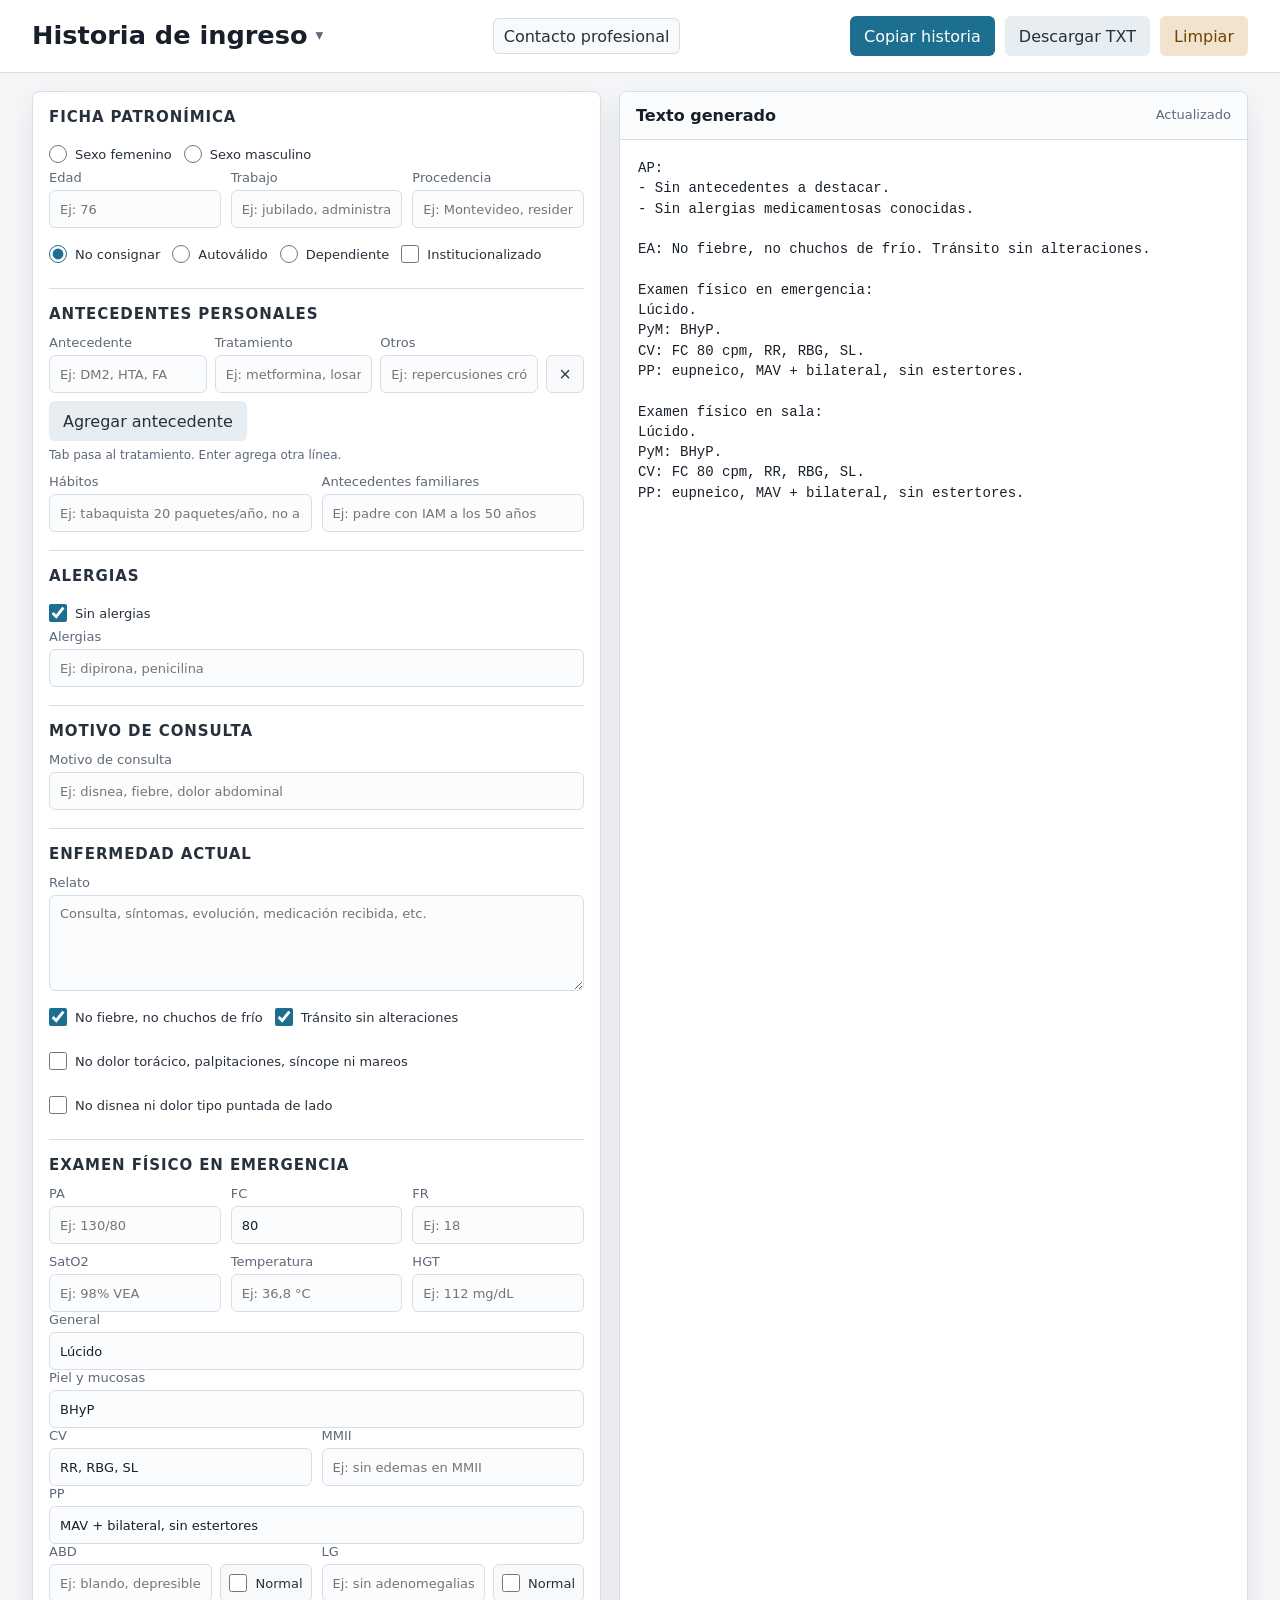
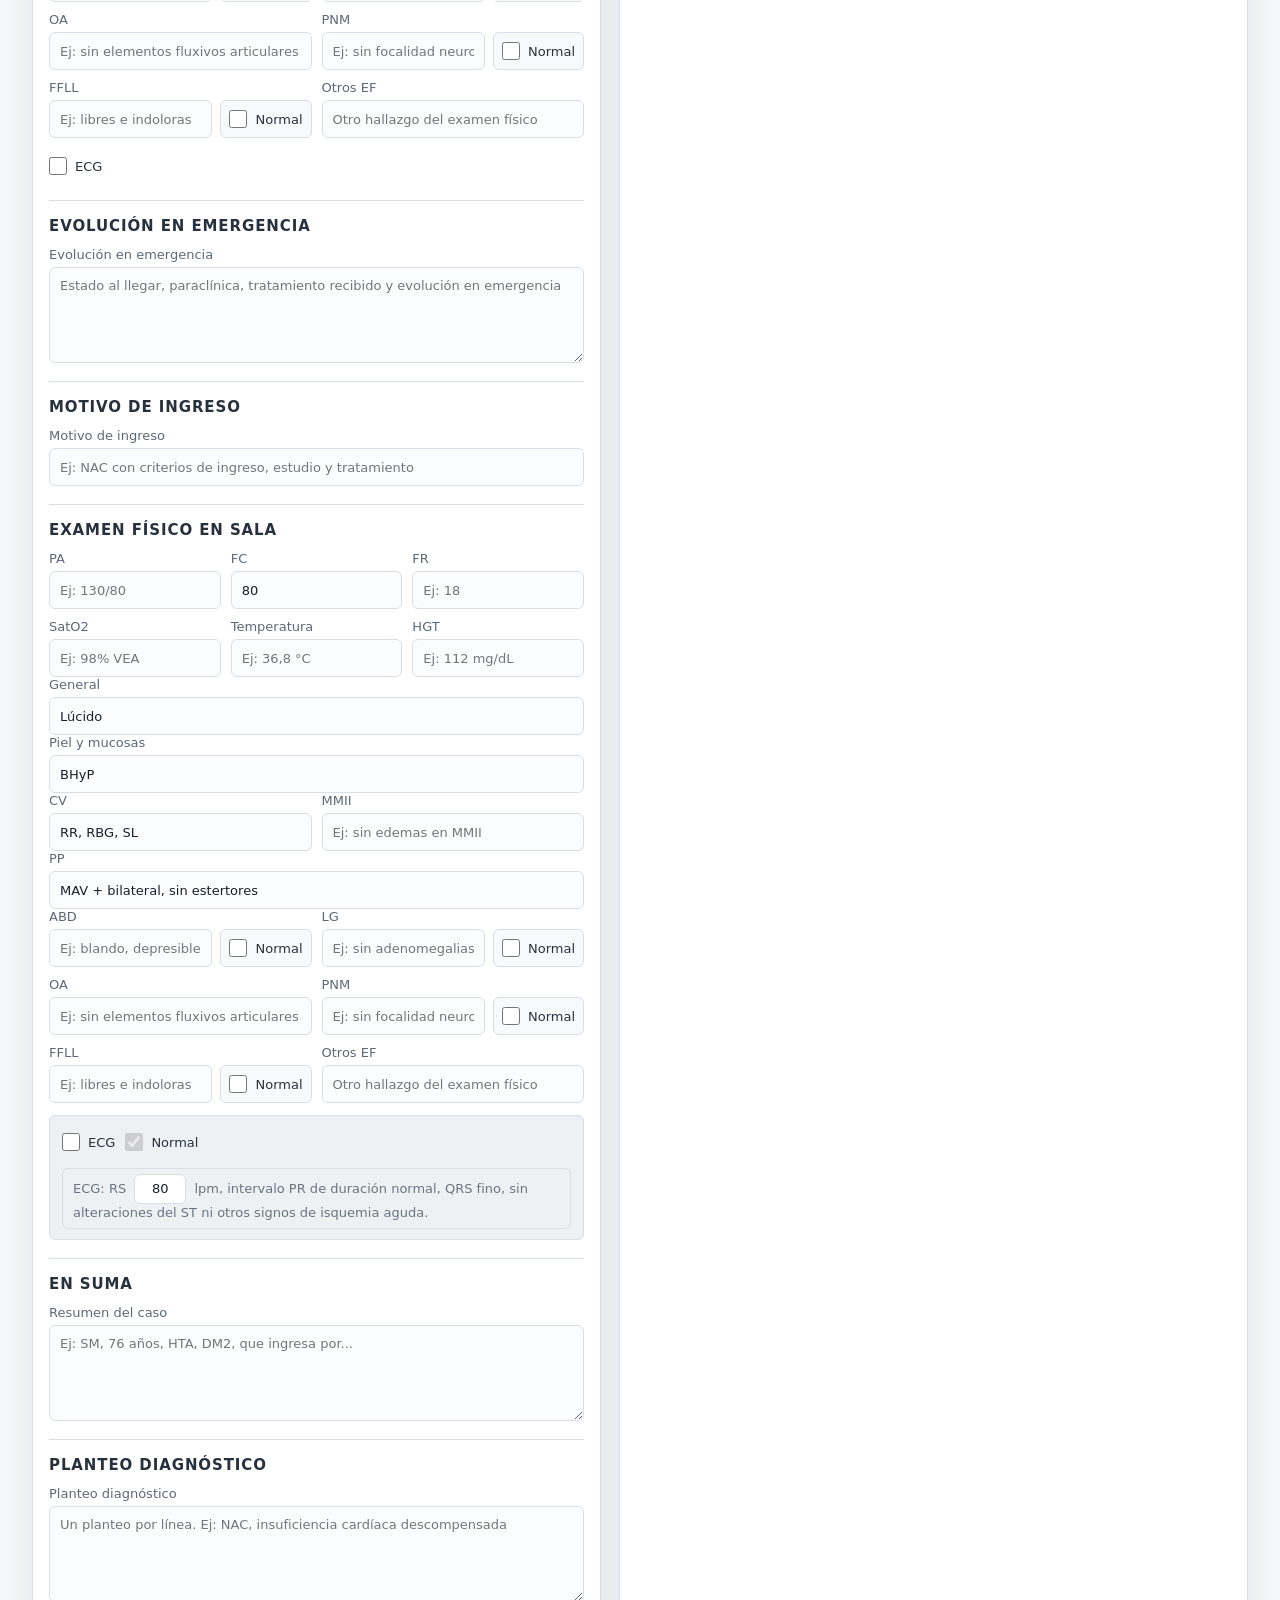
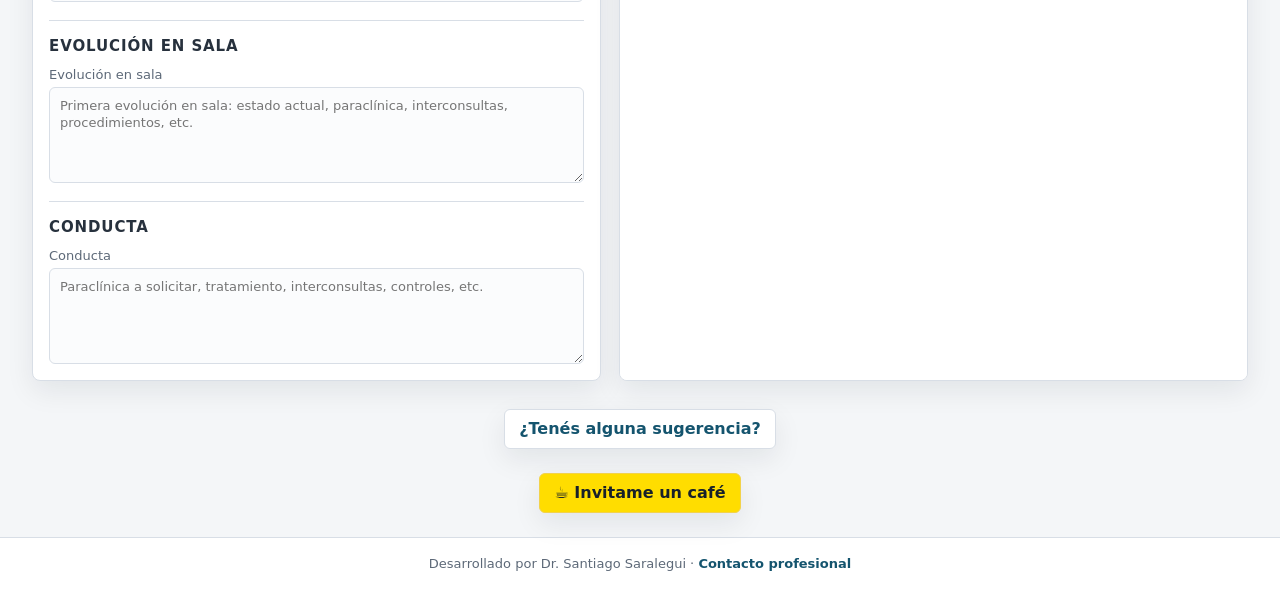
<file: ingreso.html>
<!doctype html>
<html lang="es">
<head>
  <meta charset="utf-8">
  <meta name="viewport" content="width=device-width, initial-scale=1">
  <title>Historia clínica de ingreso | Dr. Santiago Saralegui</title>
  <meta name="description" content="Herramienta web para crear historias clínicas de ingreso de forma rápida, ordenada y lista para copiar. Desarrollada por Dr. Santiago Saralegui.">
  <meta name="robots" content="index, follow">
  <meta name="author" content="Dr. Santiago Saralegui">
  <meta property="og:title" content="Historia clínica de ingreso">
  <meta property="og:description" content="Generador rápido de historias clínicas de ingreso para profesionales de la salud.">
  <meta property="og:type" content="website">
  <meta property="og:image" content="og-image.png">
  <meta name="twitter:card" content="summary_large_image">
  <link rel="icon" href="favicon-64.png" type="image/png">
  <link rel="apple-touch-icon" href="apple-touch-icon.png">
  <link rel="manifest" href="site.webmanifest">
  <link rel="stylesheet" href="styles.css?v=20261116">
  <script>
    const GA_MEASUREMENT_ID = "G-SN3JTPR3M0";
    if (GA_MEASUREMENT_ID) {
      const gaScript = document.createElement("script");
      gaScript.async = true;
      gaScript.src = `https://www.googletagmanager.com/gtag/js?id=${GA_MEASUREMENT_ID}`;
      document.head.appendChild(gaScript);
      window.dataLayer = window.dataLayer || [];
      function gtag(){dataLayer.push(arguments);}
      gtag("js", new Date());
      gtag("config", GA_MEASUREMENT_ID);
    }
  </script>
</head>
<body class="page-index" data-page="ingreso.html">
  <header>
    <div class="page-menu" id="pageMenu">
      <h1><button class="page-toggle" id="pageToggle" type="button" aria-haspopup="true" aria-expanded="false" aria-controls="pageList">Historia de ingreso <span class="page-caret" aria-hidden="true">▾</span></button></h1>
      <div class="template-list page-list" id="pageList" role="menu" hidden></div>
    </div>
    <nav class="top-menu" aria-label="Opciones">
      <a class="menu-item" href="contacto.html">Contacto profesional</a>
    </nav>
    <div class="header-actions">
      <button class="button" id="copyTop" type="button">Copiar historia</button>
      <button class="button secondary" id="downloadTxt" type="button">Descargar TXT</button>
      <button class="button warn" id="clearAll" type="button">Limpiar</button>
    </div>
  </header>

  <main>
    <form class="column form-column" id="hcForm" autocomplete="off">
      <section>
        <h2>Ficha patronímica</h2>
        <div class="check-row">
          <label class="check"><input type="radio" name="sexo" data-field="sexoF" value="F"> Sexo femenino</label>
          <label class="check"><input type="radio" name="sexo" data-field="sexoM" value="M"> Sexo masculino</label>
        </div>
        <div class="grid three">
          <label>Edad
            <input data-field="edad" placeholder="Ej: 76">
          </label>
          <label>Trabajo
            <input data-field="trabajo" placeholder="Ej: jubilado, administrativo">
          </label>
          <label>Procedencia
            <input data-field="procedencia" placeholder="Ej: Montevideo, residencial">
          </label>
        </div>
        <div class="check-row">
          <label class="check"><input type="radio" name="funcionalidad" data-field="funcionalidadNoConsignar" checked> No consignar</label>
          <label class="check"><input type="radio" name="funcionalidad" data-field="autovalido"> Autoválido</label>
          <label class="check"><input type="radio" name="funcionalidad" data-field="dependiente"> Dependiente</label>
          <label class="check"><input type="checkbox" data-field="institucionalizado"> Institucionalizado</label>
        </div>
      </section>

      <section>
        <h2>Antecedentes personales</h2>
        <div id="antecedentes"></div>
        <button class="button secondary" id="addAntecedente" type="button">Agregar antecedente</button>
        <p class="hint">Tab pasa al tratamiento. Enter agrega otra línea.</p>
        <div class="grid">
          <label>Hábitos
            <input data-field="habitos" placeholder="Ej: tabaquista 20 paquetes/año, no alcohol">
          </label>
          <label>Antecedentes familiares
            <input data-field="af" placeholder="Ej: padre con IAM a los 50 años">
          </label>
        </div>
      </section>

      <section>
        <h2>Alergias</h2>
        <label class="check"><input type="checkbox" data-field="sinAlergias" checked> Sin alergias</label>
        <label id="alergiasLabel">Alergias
          <input data-field="alergias" placeholder="Ej: dipirona, penicilina">
        </label>
      </section>

      <section>
        <h2>Motivo de consulta</h2>
        <label>Motivo de consulta
          <input data-field="motivoConsulta" placeholder="Ej: disnea, fiebre, dolor abdominal">
        </label>
      </section>

      <section>
        <h2>Enfermedad actual</h2>
        <label>Relato
          <textarea data-field="enfermedad" placeholder="Consulta, síntomas, evolución, medicación recibida, etc."></textarea>
        </label>
        <div class="check-row">
          <label class="check"><input type="checkbox" data-field="noFiebreChuchos" checked> No fiebre, no chuchos de frío</label>
          <label class="check"><input type="checkbox" data-field="transitoNormal" checked> Tránsito sin alteraciones</label>
          <label class="check"><input type="checkbox" data-field="cardioNegativo"> No dolor torácico, palpitaciones, síncope ni mareos</label>
          <label class="check"><input type="checkbox" data-field="respNegativo"> No disnea ni dolor tipo puntada de lado</label>
        </div>
      </section>

      <section>
        <h2>Examen físico en emergencia</h2>
        <div class="grid three">
          <label>PA
            <input data-field="emPa" placeholder="Ej: 130/80">
          </label>
          <label>FC
            <input data-field="emFc" value="80">
          </label>
          <label>FR
            <input data-field="emFr" placeholder="Ej: 18">
          </label>
          <label>SatO2
            <input data-field="emSat" placeholder="Ej: 98% VEA">
          </label>
          <label>Temperatura
            <input data-field="emTemp" placeholder="Ej: 36,8 °C">
          </label>
          <label>HGT
            <input data-field="emHgt" placeholder="Ej: 112 mg/dL">
          </label>
        </div>
        <label>General
          <input data-field="emGeneral" value="Lúcido">
        </label>
        <label>Piel y mucosas
          <input data-field="emPym" value="BHyP">
        </label>
        <div class="grid">
          <label>CV
            <input data-field="emCv" value="RR, RBG, SL">
          </label>
          <label>MMII
            <input data-field="emMmii" placeholder="Ej: sin edemas en MMII">
          </label>
        </div>
        <label>PP
          <input data-field="emPp" value="MAV + bilateral, sin estertores">
        </label>
        <div class="grid">
          <div class="field-with-check">
            <label>ABD
              <input data-field="emAbd" placeholder="Ej: blando, depresible, indoloro, RHA +">
            </label>
            <label class="check"><input type="checkbox" data-field="emAbdNormal"> Normal</label>
          </div>
          <div class="field-with-check">
            <label>LG
              <input data-field="emLg" placeholder="Ej: sin adenomegalias">
            </label>
            <label class="check"><input type="checkbox" data-field="emLgNormal"> Normal</label>
          </div>
          <label>OA
            <input data-field="emOa" placeholder="Ej: sin elementos fluxivos articulares">
          </label>
          <div class="field-with-check">
            <label>PNM
              <input data-field="emPnm" placeholder="Ej: sin focalidad neurológica">
            </label>
            <label class="check"><input type="checkbox" data-field="emPnmNormal"> Normal</label>
          </div>
          <div class="field-with-check">
            <label>FFLL
              <input data-field="emFfll" placeholder="Ej: libres e indoloras">
            </label>
            <label class="check"><input type="checkbox" data-field="emFfllNormal"> Normal</label>
          </div>
          <label>Otros EF
            <input data-field="emOtrosEf" placeholder="Otro hallazgo del examen físico">
          </label>
        </div>

        <div class="ecg-options is-disabled" data-prefix="em" data-collapse>
          <label class="check"><input type="checkbox" data-field="emIncluirEcg"> ECG</label>
          <label class="check"><input type="checkbox" data-field="emEcgNormal" checked disabled> Normal</label>
          <label class="ecg-editor-label">
            <span class="ecg-normal-editor" aria-label="Descripción normal del ECG; solo la frecuencia cardíaca es editable">
              ECG: RS <input data-field="emEcgFrecuencia" value="80" inputmode="numeric" aria-label="Frecuencia cardíaca del ECG" disabled> lpm, intervalo PR de duración normal, QRS fino, sin alteraciones del ST ni otros signos de isquemia aguda.
            </span>
          </label>
          <label class="ecg-editor-label" hidden>
            <textarea class="ecg-custom-editor" data-field="emEcgDescripcion" aria-label="Descripción del ECG" placeholder="ECG: describa ritmo, frecuencia, intervalos, QRS, ST y otros hallazgos" disabled></textarea>
          </label>
        </div>
      </section>

      <section>
        <h2>Evolución en emergencia</h2>
        <label>Evolución en emergencia
          <textarea data-field="enEmergencia" placeholder="Estado al llegar, paraclínica, tratamiento recibido y evolución en emergencia"></textarea>
        </label>
      </section>

      <section>
        <h2>Motivo de ingreso</h2>
        <label>Motivo de ingreso
          <input data-field="motivoIngreso" placeholder="Ej: NAC con criterios de ingreso, estudio y tratamiento">
        </label>
      </section>

      <section>
        <h2>Examen físico en sala</h2>
        <div class="grid three">
          <label>PA
            <input data-field="pa" placeholder="Ej: 130/80">
          </label>
          <label>FC
            <input data-field="fc" value="80">
          </label>
          <label>FR
            <input data-field="fr" placeholder="Ej: 18">
          </label>
          <label>SatO2
            <input data-field="sat" placeholder="Ej: 98% VEA">
          </label>
          <label>Temperatura
            <input data-field="temp" placeholder="Ej: 36,8 °C">
          </label>
          <label>HGT
            <input data-field="hgt" placeholder="Ej: 112 mg/dL">
          </label>
        </div>
        <label>General
          <input data-field="general" value="Lúcido">
        </label>
        <label>Piel y mucosas
          <input data-field="pym" value="BHyP">
        </label>
        <div class="grid">
          <label>CV
            <input data-field="cv" value="RR, RBG, SL">
          </label>
          <label>MMII
            <input data-field="mmii" placeholder="Ej: sin edemas en MMII">
          </label>
        </div>
        <label>PP
          <input data-field="pp" value="MAV + bilateral, sin estertores">
        </label>
        <div class="grid">
          <div class="field-with-check">
            <label>ABD
              <input data-field="abd" placeholder="Ej: blando, depresible, indoloro, RHA +">
            </label>
            <label class="check"><input type="checkbox" data-field="abdNormal"> Normal</label>
          </div>
          <div class="field-with-check">
            <label>LG
              <input data-field="lg" placeholder="Ej: sin adenomegalias">
            </label>
            <label class="check"><input type="checkbox" data-field="lgNormal"> Normal</label>
          </div>
          <label>OA
            <input data-field="oa" placeholder="Ej: sin elementos fluxivos articulares">
          </label>
          <div class="field-with-check">
            <label>PNM
              <input data-field="pnm" placeholder="Ej: sin focalidad neurológica">
            </label>
            <label class="check"><input type="checkbox" data-field="pnmNormal"> Normal</label>
          </div>
          <div class="field-with-check">
            <label>FFLL
              <input data-field="ffll" placeholder="Ej: libres e indoloras">
            </label>
            <label class="check"><input type="checkbox" data-field="ffllNormal"> Normal</label>
          </div>
          <label>Otros EF
            <input data-field="otrosEf" placeholder="Otro hallazgo del examen físico">
          </label>
        </div>

        <div class="ecg-options is-disabled">
          <label class="check"><input type="checkbox" data-field="incluirEcg"> ECG</label>
          <label class="check"><input type="checkbox" data-field="ecgNormal" checked disabled> Normal</label>
          <label class="ecg-editor-label">
            <span class="ecg-normal-editor" aria-label="Descripción normal del ECG; solo la frecuencia cardíaca es editable">
              ECG: RS <input data-field="ecgFrecuencia" value="80" inputmode="numeric" aria-label="Frecuencia cardíaca del ECG" disabled> lpm, intervalo PR de duración normal, QRS fino, sin alteraciones del ST ni otros signos de isquemia aguda.
            </span>
          </label>
          <label class="ecg-editor-label" hidden>
            <textarea class="ecg-custom-editor" data-field="ecgDescripcion" aria-label="Descripción del ECG" placeholder="ECG: describa ritmo, frecuencia, intervalos, QRS, ST y otros hallazgos" disabled></textarea>
          </label>
        </div>
      </section>

      <section>
        <h2>En suma</h2>
        <label>Resumen del caso
          <textarea data-field="enSuma" placeholder="Ej: SM, 76 años, HTA, DM2, que ingresa por..."></textarea>
        </label>
      </section>

      <section>
        <h2>Planteo diagnóstico</h2>
        <label>Planteo diagnóstico
          <textarea data-field="planteoDiagnostico" placeholder="Un planteo por línea. Ej: NAC, insuficiencia cardíaca descompensada"></textarea>
        </label>
      </section>

      <section>
        <h2>Evolución en sala</h2>
        <label>Evolución en sala
          <textarea data-field="evolucionSala" placeholder="Primera evolución en sala: estado actual, paraclínica, interconsultas, procedimientos, etc."></textarea>
        </label>
      </section>

      <section>
        <h2>Conducta</h2>
        <label>Conducta
          <textarea data-field="conducta" placeholder="Paraclínica a solicitar, tratamiento, interconsultas, controles, etc."></textarea>
        </label>
      </section>
    </form>

    <aside class="column preview-column">
      <div class="preview-top">
        <strong>Texto generado</strong>
        <span class="status" id="status">Listo para copiar</span>
      </div>
      <pre id="historia"></pre>
    </aside>
  </main>

  <div class="suggestion-strip">
    <a class="suggestion-link" href="contacto.html#contacto">¿Tenés alguna sugerencia?</a>
  </div>

  <div class="suggestion-strip">
    <a class="suggestion-link coffee-link" href="https://buymeacoffee.com/santiago.saralegui" target="_blank" rel="noopener noreferrer">☕ Invitame un café</a>
  </div>

  <footer>
    Desarrollado por Dr. Santiago Saralegui · <a href="contacto.html">Contacto profesional</a>
  </footer>

  <script src="app.js?v=20261116"></script>
  <script>
    const { value, sentence, endDot, lines, bullets } = HF;

    function enfermedadActualTexto() {
      const items = [];
      if (value("enfermedad")) items.push(value("enfermedad"));
      if (value("cardioNegativo")) items.push("No dolor torácico, no palpitaciones, no síncope, no mareos");
      if (value("respNegativo")) items.push("No disnea, no dolor tipo puntada de lado");
      if (value("noFiebreChuchos")) items.push("No fiebre, no chuchos de frío");
      if (value("transitoNormal")) items.push("Tránsito sin alteraciones");
      return items.map(endDot).join(" ");
    }

    // Un solo planteo va en la misma línea; varios, como lista.
    function planteoTexto() {
      const items = lines(value("planteoDiagnostico"));
      if (items.length <= 1) return items.length ? `Planteo diagnóstico: ${items[0]}` : "";
      return bullets("Planteo diagnóstico", items);
    }

    // Párrafo con etiqueta a partir de un campo de varias líneas.
    function parrafo(label, fieldName) {
      return sentence(label, lines(value(fieldName)).map(endDot).join(" "));
    }

    // Examen físico con su título y, debajo, el ECG de ese examen si está marcado.
    function examenTexto(titulo, prefix) {
      const examen = HF.examenAdulto(prefix);
      return [examen ? `${titulo}:\n${examen}` : "", HF.ecgTexto(prefix)].filter(Boolean).join("\n\n");
    }

    function buildHistoria() {
      const fichaParts = [];
      if (value("sexoF")) fichaParts.push("SF");
      if (value("sexoM")) fichaParts.push("SM");
      if (value("edad")) fichaParts.push(HF.edadTexto(value("edad")));
      if (value("trabajo")) fichaParts.push(value("trabajo"));
      if (value("procedencia")) fichaParts.push(`procedente de ${value("procedencia")}`);
      if (value("autovalido")) fichaParts.push("autoválido");
      if (value("dependiente")) fichaParts.push("dependiente");
      if (value("institucionalizado")) fichaParts.push(value("sexoF") ? "institucionalizada" : "institucionalizado");

      const apExtra = [];
      if (value("habitos")) apExtra.push(`Hábitos: ${value("habitos")}`);
      apExtra.push(...HF.alergiaItems());

      return [
        fichaParts.length ? `FP: ${fichaParts.join(", ")}.` : "",
        HF.antecedentesTexto(apExtra),
        sentence("AF", value("af")),
        sentence("MC", value("motivoConsulta")),
        sentence("EA", enfermedadActualTexto()),
        examenTexto("Examen físico en emergencia", "em"),
        parrafo("Evolución en emergencia", "enEmergencia"),
        sentence("MI", value("motivoIngreso")),
        examenTexto("Examen físico en sala", ""),
        parrafo("En suma", "enSuma"),
        planteoTexto(),
        parrafo("Evolución en sala", "evolucionSala"),
        bullets("Conducta", lines(value("conducta")))
      ].filter(Boolean).join("\n\n");
    }

    // Esta página no tiene plantillas ni botón "Plantillas": los ingresos suelen ser casos complejos.

    // Los signos vitales del examen en emergencia se resaltan con los mismos criterios.
    const vitalChecks = { ...HF.VITALES_ADULTO };
    Object.entries(HF.VITALES_ADULTO).forEach(([name, check]) => {
      vitalChecks[`em${name[0].toUpperCase()}${name.slice(1)}`] = check;
    });

    HF.init({
      draftKey: "historiafacil:borrador:ingreso",
      fileName: "historia-clinica-ingreso.txt",
      buildHistoria,
      vitalChecks
    });
  </script>
</body>
</html>
</file>
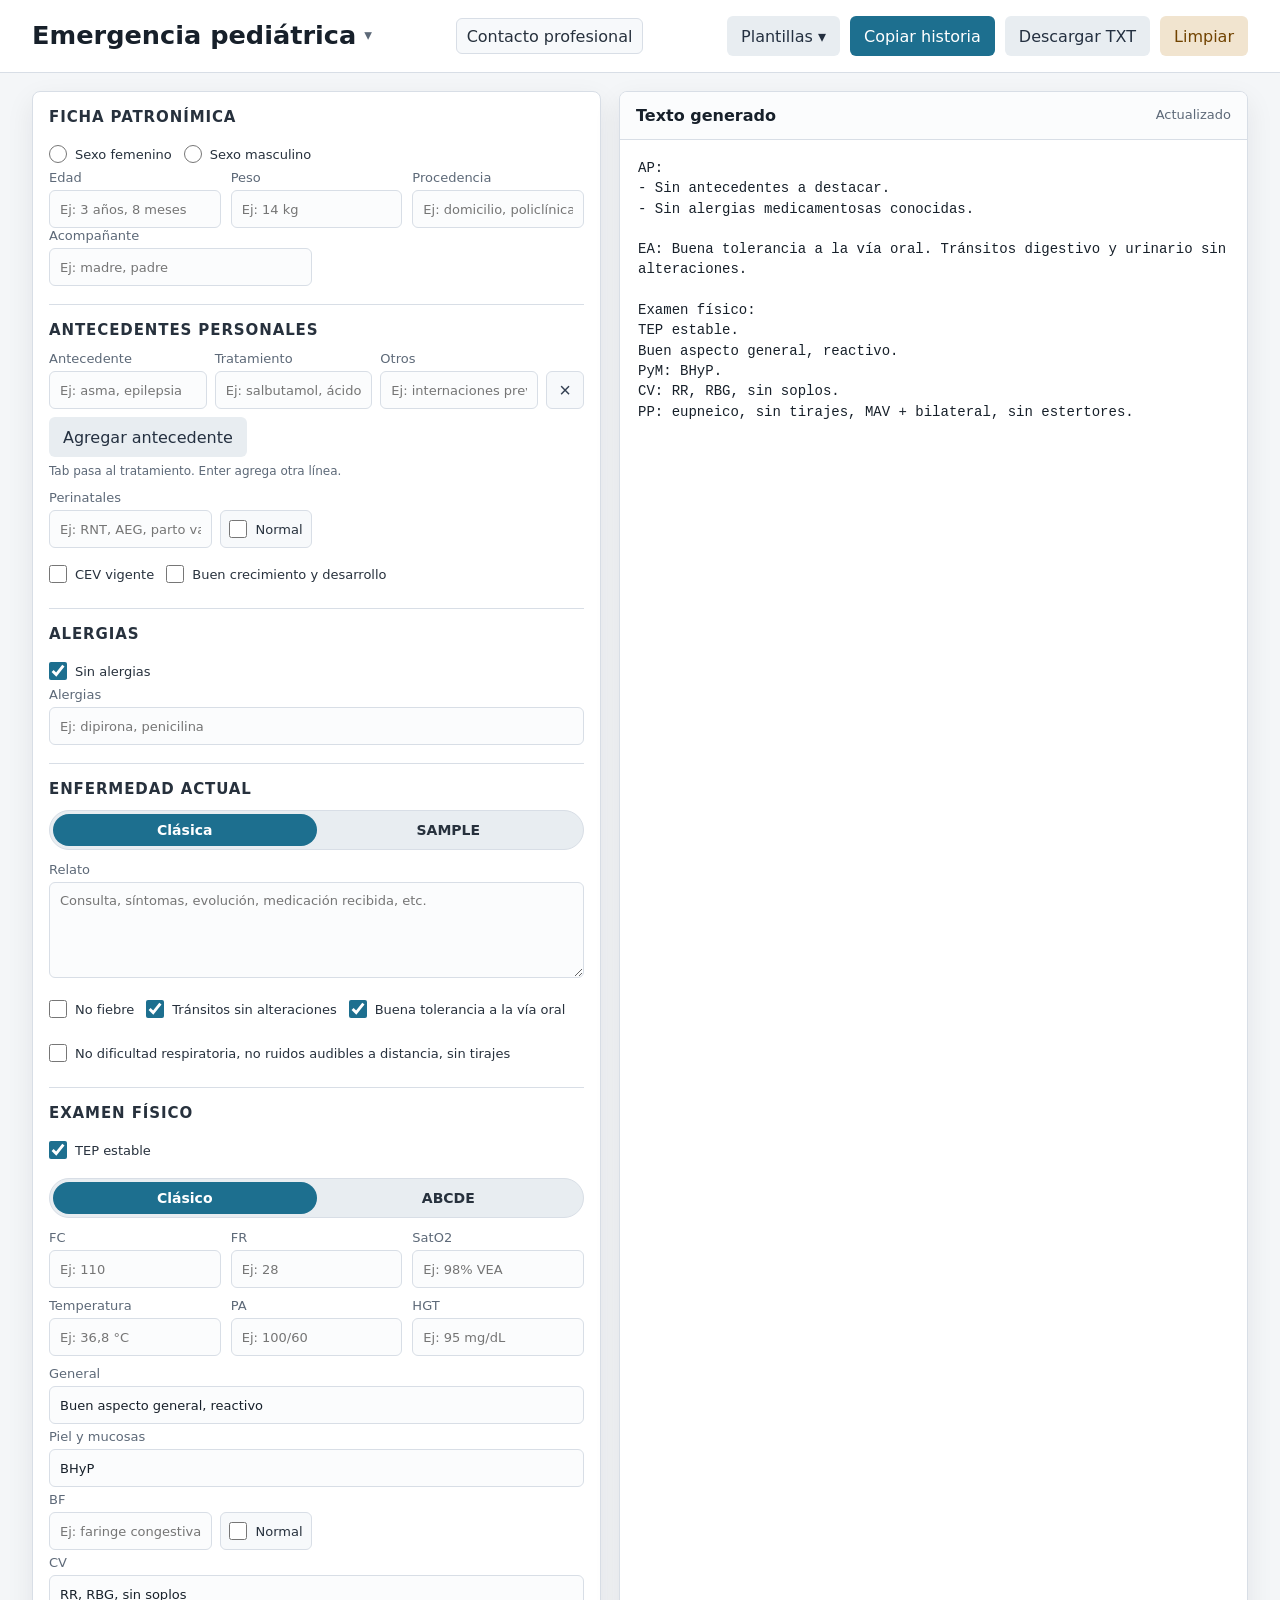
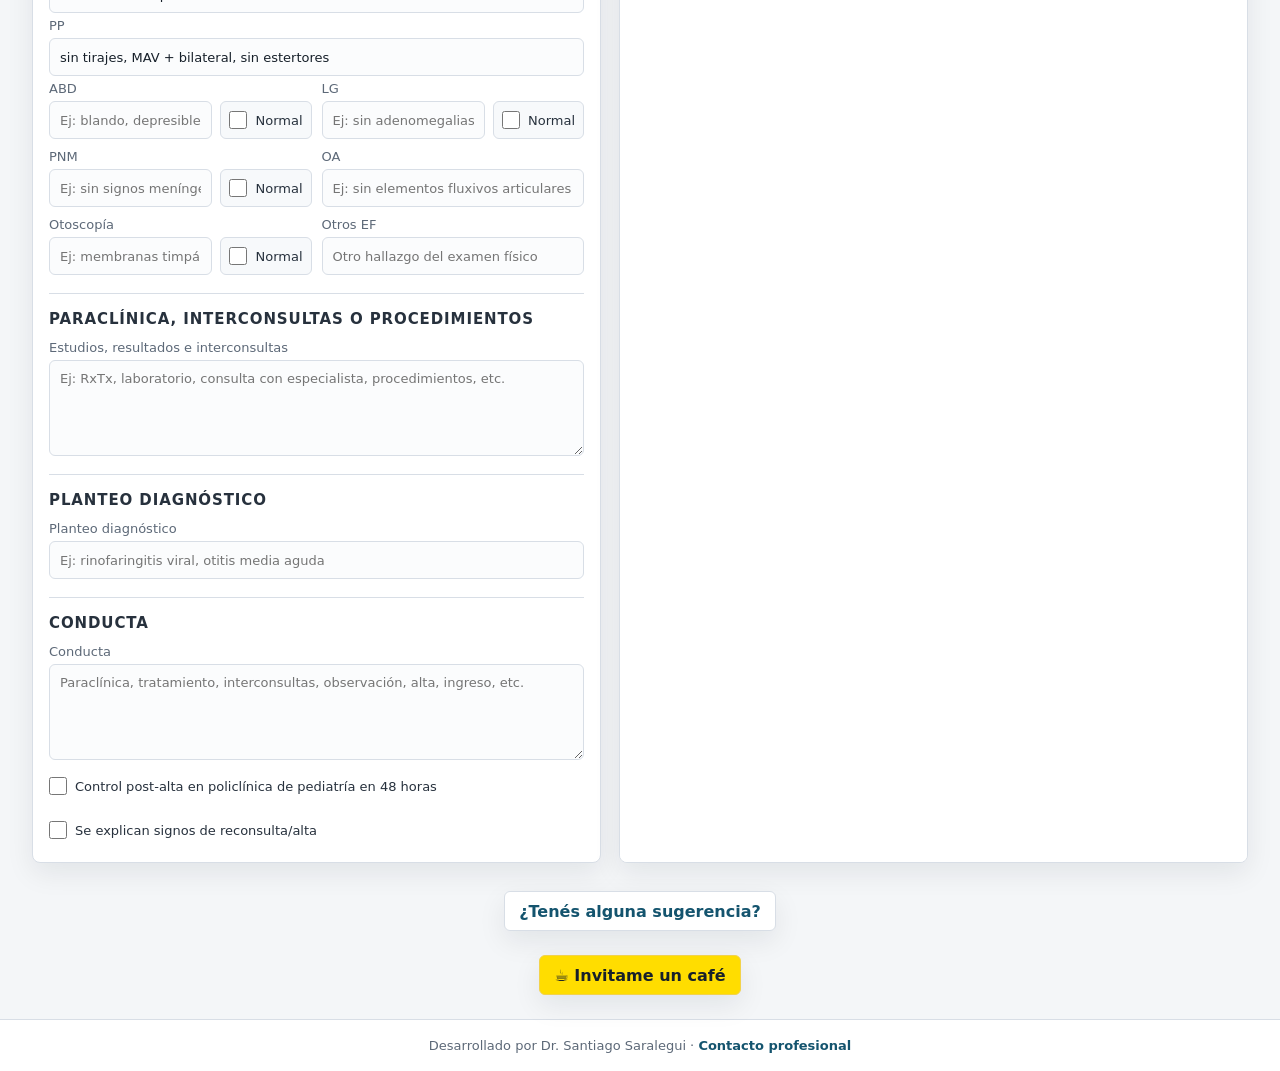
<file: pediatria.html>
<!doctype html>
<html lang="es">
<head>
  <meta charset="utf-8">
  <meta name="viewport" content="width=device-width, initial-scale=1">
  <title>Historia clínica de emergencia pediátrica | Dr. Santiago Saralegui</title>
  <meta name="description" content="Herramienta web para crear historias clínicas de emergencia pediátrica de forma rápida, ordenada y lista para copiar. Desarrollada por Dr. Santiago Saralegui.">
  <meta name="robots" content="index, follow">
  <meta name="author" content="Dr. Santiago Saralegui">
  <meta property="og:title" content="Historia clínica de emergencia pediátrica">
  <meta property="og:description" content="Generador rápido de historias clínicas de emergencia pediátrica para profesionales de la salud.">
  <meta property="og:type" content="website">
  <meta property="og:image" content="og-image.png">
  <meta name="twitter:card" content="summary_large_image">
  <link rel="icon" href="favicon-64.png" type="image/png">
  <link rel="apple-touch-icon" href="apple-touch-icon.png">
  <link rel="manifest" href="site.webmanifest">
  <link rel="stylesheet" href="styles.css?v=20261116">
  <script>
    const GA_MEASUREMENT_ID = "G-SN3JTPR3M0";
    if (GA_MEASUREMENT_ID) {
      const gaScript = document.createElement("script");
      gaScript.async = true;
      gaScript.src = `https://www.googletagmanager.com/gtag/js?id=${GA_MEASUREMENT_ID}`;
      document.head.appendChild(gaScript);
      window.dataLayer = window.dataLayer || [];
      function gtag(){dataLayer.push(arguments);}
      gtag("js", new Date());
      gtag("config", GA_MEASUREMENT_ID);
    }
  </script>
</head>
<body class="page-index" data-page="pediatria.html">
  <header>
    <div class="page-menu" id="pageMenu">
      <h1><button class="page-toggle" id="pageToggle" type="button" aria-haspopup="true" aria-expanded="false" aria-controls="pageList">Emergencia pediátrica <span class="page-caret" aria-hidden="true">▾</span></button></h1>
      <div class="template-list page-list" id="pageList" role="menu" hidden></div>
    </div>
    <nav class="top-menu" aria-label="Opciones">
      <a class="menu-item" href="contacto.html">Contacto profesional</a>
    </nav>
    <div class="header-actions">
      <div class="template-menu" id="templateMenu">
        <button class="button secondary" id="templateToggle" type="button" aria-haspopup="true" aria-expanded="false" aria-controls="templateList">Plantillas ▾</button>
        <div class="template-list" id="templateList" role="menu" hidden></div>
      </div>
      <button class="button" id="copyTop" type="button">Copiar historia</button>
      <button class="button secondary" id="downloadTxt" type="button">Descargar TXT</button>
      <button class="button warn" id="clearAll" type="button">Limpiar</button>
    </div>
  </header>

  <main>
    <form class="column form-column" id="hcForm" autocomplete="off">
      <section>
        <h2>Ficha patronímica</h2>
        <div class="check-row">
          <label class="check"><input type="radio" name="sexo" data-field="sexoF" value="F"> Sexo femenino</label>
          <label class="check"><input type="radio" name="sexo" data-field="sexoM" value="M"> Sexo masculino</label>
        </div>
        <div class="grid three">
          <label>Edad
            <input data-field="edad" placeholder="Ej: 3 años, 8 meses">
          </label>
          <label>Peso
            <input data-field="peso" placeholder="Ej: 14 kg">
          </label>
          <label>Procedencia
            <input data-field="procedencia" placeholder="Ej: domicilio, policlínica">
          </label>
        </div>
        <div class="grid">
          <label>Acompañante
            <input data-field="acompanante" placeholder="Ej: madre, padre">
          </label>
        </div>
      </section>

      <section>
        <h2>Antecedentes personales</h2>
        <div id="antecedentes"></div>
        <button class="button secondary" id="addAntecedente" type="button">Agregar antecedente</button>
        <p class="hint">Tab pasa al tratamiento. Enter agrega otra línea.</p>
        <div class="grid">
          <div class="field-with-check">
            <label>Perinatales
              <input data-field="perinatal" placeholder="Ej: RNT, AEG, parto vaginal">
            </label>
            <label class="check"><input type="checkbox" data-field="perinatalNormal"> Normal</label>
          </div>
        </div>
        <div class="check-row">
          <label class="check"><input type="checkbox" data-field="cevVigente"> CEV vigente</label>
          <label class="check"><input type="checkbox" data-field="buenCrecimiento"> Buen crecimiento y desarrollo</label>
        </div>
      </section>

      <section id="seccionAlergias">
        <h2>Alergias</h2>
        <label class="check"><input type="checkbox" data-field="sinAlergias" checked> Sin alergias</label>
        <label id="alergiasLabel">Alergias
          <input data-field="alergias" placeholder="Ej: dipirona, penicilina">
        </label>
      </section>

      <section>
        <h2>Enfermedad actual</h2>
        <div class="segmented" id="tipoEa" role="radiogroup" aria-label="Tipo de enfermedad actual" style="--count: 2">
          <label><input type="radio" name="tipoEa" data-field="eaClasica" checked> Clásica</label>
          <label><input type="radio" name="tipoEa" data-field="eaSample"> SAMPLE</label>
          <span class="segmented-thumb" aria-hidden="true"></span>
        </div>
        <div class="exam-panel" id="panelEaClasica">
          <label>Relato
            <textarea data-field="enfermedad" placeholder="Consulta, síntomas, evolución, medicación recibida, etc."></textarea>
          </label>
          <div id="eaChecksClasica">
            <div class="check-row" id="eaChecks">
              <label class="check"><input type="checkbox" data-field="noFiebre"> No fiebre</label>
              <label class="check"><input type="checkbox" data-field="transitoNormal" checked> Tránsitos sin alteraciones</label>
              <label class="check"><input type="checkbox" data-field="toleraVO" checked> Buena tolerancia a la vía oral</label>
              <label class="check"><input type="checkbox" data-field="respNegativo"> No dificultad respiratoria, no ruidos audibles a distancia, sin tirajes</label>
            </div>
          </div>
        </div>
        <div class="exam-panel" id="panelEaSample" hidden>
          <label>S · Signos y síntomas
            <input data-field="sampleS" placeholder="Ej: fiebre y tos de 2 días de evolución">
          </label>
          <div id="eaChecksSample"></div>
          <label>A · Alergias
            <input data-field="sampleA" placeholder="Sin alergias">
          </label>
          <label>M · Medicación
            <input data-field="sampleM" placeholder="No toma medicación">
          </label>
          <label>P · Patologías previas
            <input data-field="sampleP" placeholder="Sin patologías previas">
          </label>
          <label>L · Última ingesta
            <input data-field="sampleL" placeholder="Ej: hace 3 horas, bien tolerada">
          </label>
          <label>E · Eventos
            <input data-field="sampleE" placeholder="Ej: contacto con familiar con cuadro respiratorio">
          </label>
        </div>
      </section>

      <section>
        <h2>Examen físico</h2>
        <div class="check-row tep-row">
          <label class="check"><input type="checkbox" data-field="tepEstable" checked> TEP estable</label>
        </div>
        <label id="tepDetalleLabel" hidden>TEP inestable
          <input data-field="tepDetalle" placeholder="Ej: apariencia alterada, aumento del trabajo respiratorio">
        </label>
        <div class="segmented" id="tipoExamen" role="radiogroup" aria-label="Tipo de examen físico" style="--count: 2">
          <label><input type="radio" name="tipoExamen" data-field="examenClasico" checked> Clásico</label>
          <label><input type="radio" name="tipoExamen" data-field="examenAbcde"> ABCDE</label>
          <span class="segmented-thumb" aria-hidden="true"></span>
        </div>
        <div class="grid three">
          <label>FC
            <input data-field="fc" placeholder="Ej: 110">
          </label>
          <label>FR
            <input data-field="fr" placeholder="Ej: 28">
          </label>
          <label>SatO2
            <input data-field="sat" placeholder="Ej: 98% VEA">
          </label>
          <label>Temperatura
            <input data-field="temp" placeholder="Ej: 36,8 °C">
          </label>
          <label>PA
            <input data-field="pa" placeholder="Ej: 100/60">
          </label>
          <label>HGT
            <input data-field="hgt" placeholder="Ej: 95 mg/dL">
          </label>
        </div>
        <div class="exam-panel" id="panelAbcde" hidden>
          <label>A · Vía aérea
            <input data-field="abcdeA" value="Vía aérea permeable">
          </label>
          <label>B · Respiración
            <input data-field="abcdeB" value="sin tirajes, MAV + bilateral, sin estertores">
          </label>
          <label>C · Circulación
            <input data-field="abcdeC" value="RR, RBG, sin soplos, relleno capilar menor a 2 segundos, pulsos periféricos presentes">
          </label>
          <label>D · Neurológico
            <input data-field="abcdeD" value="Vigil, reactivo, pupilas simétricas y reactivas">
          </label>
          <label>E · Exposición
            <input data-field="abcdeE" value="Piel sin lesiones">
          </label>
          <label>Otros EF
            <input data-field="abcdeOtros" placeholder="Otro hallazgo del examen físico">
          </label>
        </div>
        <div class="exam-panel" id="panelClasico">
          <label>General
            <input data-field="general" value="Buen aspecto general, reactivo">
          </label>
          <label>Piel y mucosas
            <input data-field="pym" value="BHyP">
          </label>
          <div class="grid">
            <div class="field-with-check">
              <label>BF
                <input data-field="bf" placeholder="Ej: faringe congestiva, exudados">
              </label>
              <label class="check"><input type="checkbox" data-field="bfNormal"> Normal</label>
            </div>
          </div>
          <label>CV
            <input data-field="cv" value="RR, RBG, sin soplos">
          </label>
          <label>PP
            <input data-field="pp" value="sin tirajes, MAV + bilateral, sin estertores">
          </label>
          <div class="grid">
            <div class="field-with-check">
              <label>ABD
                <input data-field="abd" placeholder="Ej: blando, depresible, indoloro, RHA +">
              </label>
              <label class="check"><input type="checkbox" data-field="abdNormal"> Normal</label>
            </div>
            <div class="field-with-check">
              <label>LG
                <input data-field="lg" placeholder="Ej: sin adenomegalias">
              </label>
              <label class="check"><input type="checkbox" data-field="lgNormal"> Normal</label>
            </div>
            <div class="field-with-check">
              <label>PNM
                <input data-field="pnm" placeholder="Ej: sin signos meníngeos">
              </label>
              <label class="check"><input type="checkbox" data-field="pnmNormal"> Normal</label>
            </div>
            <label>OA
              <input data-field="oa" placeholder="Ej: sin elementos fluxivos articulares">
            </label>
            <div class="field-with-check">
              <label>Otoscopía
                <input data-field="otoscopia" placeholder="Ej: membranas timpánicas sin alteraciones">
              </label>
              <label class="check"><input type="checkbox" data-field="otoscopiaNormal"> Normal</label>
            </div>
            <label>Otros EF
              <input data-field="otrosEf" placeholder="Otro hallazgo del examen físico">
            </label>
          </div>
        </div>
      </section>

      <section>
        <h2>Paraclínica, interconsultas o procedimientos</h2>
        <label>Estudios, resultados e interconsultas
          <textarea data-field="paraclinica" placeholder="Ej: RxTx, laboratorio, consulta con especialista, procedimientos, etc."></textarea>
        </label>
      </section>

      <section>
        <h2>Planteo diagnóstico</h2>
        <label>Planteo diagnóstico
          <input data-field="planteoDiagnostico" placeholder="Ej: rinofaringitis viral, otitis media aguda">
        </label>
      </section>

      <section>
        <h2>Conducta</h2>
        <label>Conducta
          <textarea data-field="conducta" placeholder="Paraclínica, tratamiento, interconsultas, observación, alta, ingreso, etc."></textarea>
        </label>
        <div class="check-row">
          <label class="check"><input type="checkbox" data-field="controlPediatra"> Control post-alta en policlínica de pediatría en 48 horas</label>
          <label class="check"><input type="checkbox" data-field="reconsultaAlta"> Se explican signos de reconsulta/alta</label>
        </div>
      </section>
    </form>

    <aside class="column preview-column">
      <div class="preview-top">
        <strong>Texto generado</strong>
        <span class="status" id="status">Listo para copiar</span>
      </div>
      <pre id="historia"></pre>
    </aside>
  </main>

  <div class="suggestion-strip">
    <a class="suggestion-link" href="contacto.html#contacto">¿Tenés alguna sugerencia?</a>
  </div>

  <div class="suggestion-strip">
    <a class="suggestion-link coffee-link" href="https://buymeacoffee.com/santiago.saralegui" target="_blank" rel="noopener noreferrer">☕ Invitame un café</a>
  </div>

  <footer>
    Desarrollado por Dr. Santiago Saralegui · <a href="contacto.html">Contacto profesional</a>
  </footer>

  <script src="app.js?v=20261116"></script>
  <script>
    const { value, sentence, line, endDot, lines, bullets, fieldOrNormal } = HF;

    // Relato seguido de las casillas marcadas. Las casillas son las mismas para la
    // enfermedad actual clásica y para la S del SAMPLE.
    function relatoConCasillas(relato) {
      const items = [];
      if (relato) items.push(relato);
      if (value("noFiebre")) items.push("No fiebre");
      if (value("respNegativo")) items.push("No dificultad respiratoria, no ruidos audibles a distancia, sin tirajes");
      if (value("toleraVO")) items.push("Buena tolerancia a la vía oral");
      if (value("transitoNormal")) items.push("Tránsitos digestivo y urinario sin alteraciones");
      return items.map(endDot).join(" ");
    }

    function antecedentesPediatricos() {
      const extra = [];
      const perinatal = fieldOrNormal("perinatal", "perinatalNormal", "Sin antecedentes perinatales a destacar");
      if (perinatal) extra.push(value("perinatal") ? `Perinatales: ${perinatal}` : perinatal);
      if (value("cevVigente")) extra.push("CEV vigente");
      if (value("buenCrecimiento")) extra.push("Buen crecimiento y desarrollo");
      // Con SAMPLE las alergias van en la letra A, así que no se repiten acá.
      return HF.antecedentesTexto([...extra, ...(value("eaSample") ? [] : HF.alergiaItems())]);
    }

    function tepTexto() {
      if (value("tepEstable")) return "TEP estable.";
      return endDot(`TEP inestable${value("tepDetalle") ? `: ${value("tepDetalle")}` : ""}`);
    }

    // La FR normal depende de la edad, así que se escribe el valor sin calificarlo.
    function frTexto() {
      return value("fr") ? `FR ${value("fr")} rpm` : "eupneico";
    }

    function examenClasicoTexto() {
      const generalParts = [value("general")];
      if (value("hgt")) generalParts.push(`HGT ${value("hgt")}`);
      const general = generalParts.filter(Boolean).join(", ");

      const pymParts = [value("pym")];
      if (value("temp")) pymParts.push(`Tax ${value("temp")}`);

      const cvParts = [];
      if (value("fc")) cvParts.push(`FC ${value("fc")} cpm`);
      if (value("pa")) cvParts.push(`PA ${value("pa")} mmHg`);
      if (value("cv")) cvParts.push(value("cv"));

      const ppParts = [frTexto()];
      if (value("sat")) ppParts.push(`SatO2 ${value("sat")}`);
      if (value("pp")) ppParts.push(value("pp"));

      return [
        general ? `${general}.` : "",
        line("PyM", pymParts),
        sentence("BF", fieldOrNormal("bf", "bfNormal", "Faringe sin alteraciones")),
        sentence("LG", fieldOrNormal("lg", "lgNormal", "Sin adenomegalias")),
        line("CV", cvParts),
        line("PP", ppParts),
        sentence("ABD", fieldOrNormal("abd", "abdNormal", "Blando, depresible, indoloro, sin visceromegalias, RHA +")),
        sentence("OA", value("oa")),
        sentence("PNM", fieldOrNormal("pnm", "pnmNormal", "Vigil, reactivo, sin signos meníngeos, sin síndrome focal neurológico")),
        sentence("Otoscopía", fieldOrNormal("otoscopia", "otoscopiaNormal", "Membranas timpánicas sin alteraciones bilateralmente")),
        value("otrosEf") ? endDot(value("otrosEf")) : ""
      ].filter(Boolean);
    }

    // En el ABCDE cada signo vital va en la letra que le corresponde.
    function examenAbcdeTexto() {
      const bParts = [frTexto()];
      if (value("sat")) bParts.push(`SatO2 ${value("sat")}`);
      if (value("abcdeB")) bParts.push(value("abcdeB"));

      const cParts = [];
      if (value("fc")) cParts.push(`FC ${value("fc")} cpm`);
      if (value("pa")) cParts.push(`PA ${value("pa")} mmHg`);
      if (value("abcdeC")) cParts.push(value("abcdeC"));

      const dParts = [value("abcdeD")];
      if (value("hgt")) dParts.push(`HGT ${value("hgt")}`);

      const eParts = [value("abcdeE")];
      if (value("temp")) eParts.push(`Tax ${value("temp")}`);

      return [
        sentence("A", value("abcdeA")),
        line("B", bParts),
        line("C", cParts),
        line("D", dParts),
        line("E", eParts),
        value("abcdeOtros") ? endDot(value("abcdeOtros")) : ""
      ].filter(Boolean);
    }

    // En el SAMPLE salen siempre las seis letras. La S lleva su texto y las casillas marcadas.
    // Si A, M o P quedan vacías se transcribe el texto gris que muestra el campo; las demás
    // vacías llevan una barra.
    const SAMPLE_POR_DEFECTO = { A: "Sin alergias", M: "No toma medicación", P: "Sin patologías previas" };

    function sampleTexto() {
      return ["S", "A", "M", "P", "L", "E"].map((letra) => {
        const escrito = value(`sample${letra}`);
        const texto = letra === "S" ? relatoConCasillas(escrito) : escrito || SAMPLE_POR_DEFECTO[letra];
        return `${letra}: ${texto ? endDot(texto) : "-"}`;
      });
    }

    // Se transcribe solo la variante elegida en cada selector; la otra queda guardada pero no sale.
    function examenTexto() {
      const items = value("examenClasico") ? examenClasicoTexto() : examenAbcdeTexto();
      return `Examen físico:\n${[tepTexto(), ...items].join("\n")}`;
    }

    function enfermedadTexto() {
      if (value("eaSample")) return `SAMPLE:\n${sampleTexto().join("\n")}`;
      return sentence("EA", relatoConCasillas(value("enfermedad")));
    }

    // Muestra el panel elegido en cada selector y mueve su bolita.
    function mostrarPanelesElegidos() {
      const sample = value("eaSample");
      document.getElementById("panelEaClasica").hidden = sample;
      document.getElementById("panelEaSample").hidden = !sample;
      document.getElementById("tipoEa").style.setProperty("--selected", sample ? 1 : 0);
      // El SAMPLE ya incluye las alergias: se oculta esa sección sin borrar lo escrito.
      document.getElementById("seccionAlergias").hidden = sample;
      // Las casillas se muestran debajo del relato o debajo de la S, según la variante elegida.
      document.getElementById(sample ? "eaChecksSample" : "eaChecksClasica").appendChild(document.getElementById("eaChecks"));

      const clasico = value("examenClasico");
      document.getElementById("panelClasico").hidden = !clasico;
      document.getElementById("panelAbcde").hidden = clasico;
      document.getElementById("tipoExamen").style.setProperty("--selected", clasico ? 0 : 1);

      document.getElementById("tepDetalleLabel").hidden = value("tepEstable");
    }

    function conductaTexto() {
      const items = lines(value("conducta"));
      if (value("controlPediatra")) items.push("Control post-alta en policlínica de pediatría en 48 horas");
      if (value("reconsultaAlta")) {
        items.push("Se explican signos de reconsulta");
        items.push("Alta");
      }
      return bullets("Conducta", items);
    }

    function buildHistoria() {
      const femenino = value("sexoF");
      const fichaParts = [];
      if (femenino) fichaParts.push("SF");
      if (value("sexoM")) fichaParts.push("SM");
      if (value("edad")) fichaParts.push(HF.edadTexto(value("edad")));
      if (value("peso")) fichaParts.push(/[a-z]/i.test(value("peso")) ? value("peso") : `${value("peso")} kg`);
      if (value("procedencia")) fichaParts.push(`procedente de ${value("procedencia")}`);
      if (value("acompanante")) fichaParts.push(`${femenino ? "acompañada" : "acompañado"} por ${value("acompanante")}`);

      return [
        fichaParts.length ? `FP: ${fichaParts.join(", ")}.` : "",
        antecedentesPediatricos(),
        enfermedadTexto(),
        examenTexto(),
        lines(value("paraclinica")).map(endDot).join("\n"),
        value("planteoDiagnostico") ? `Planteo diagnóstico: ${value("planteoDiagnostico")}` : "",
        conductaTexto()
      ].filter(Boolean).join("\n\n");
    }

    // Cada plantilla completa las dos variantes de enfermedad actual y de examen físico,
    // así sirve con cualquiera que se elija en los selectores. La conducta la escribe el médico.
    const TEMPLATES = {
      faringitisViral: {
        label: "Faringitis viral",
        enfermedad: "Comienza hace ___ días con rinorrea serosa y tos.",
        respNegativo: true,
        sampleS: "Comienza hace ___ días con rinorrea serosa y tos.",
        bf: "Faringe congestiva, sin exudados",
        abcdeOtros: "BF: faringe congestiva, sin exudados",
        planteoDiagnostico: "Faringitis viral"
      }
    };

    HF.init({
      draftKey: "historiafacil:borrador:pediatria",
      fileName: "historia-clinica-emergencia-pediatrica.txt",
      buildHistoria,
      onUpdate: mostrarPanelesElegidos,
      templates: TEMPLATES,
      templatesNote: "Más plantillas próximamente",
      // FC, FR y PA normales dependen de la edad: solo se resaltan los valores que no dependen de ella.
      vitalChecks: { sat: HF.VITALES_ADULTO.sat, temp: HF.VITALES_ADULTO.temp, hgt: HF.VITALES_ADULTO.hgt },
      antecedentePlaceholders: { name: "Ej: asma, epilepsia", treatment: "Ej: salbutamol, ácido valproico", other: "Ej: internaciones previas" }
    });
  </script>
</body>
</html>
</file>
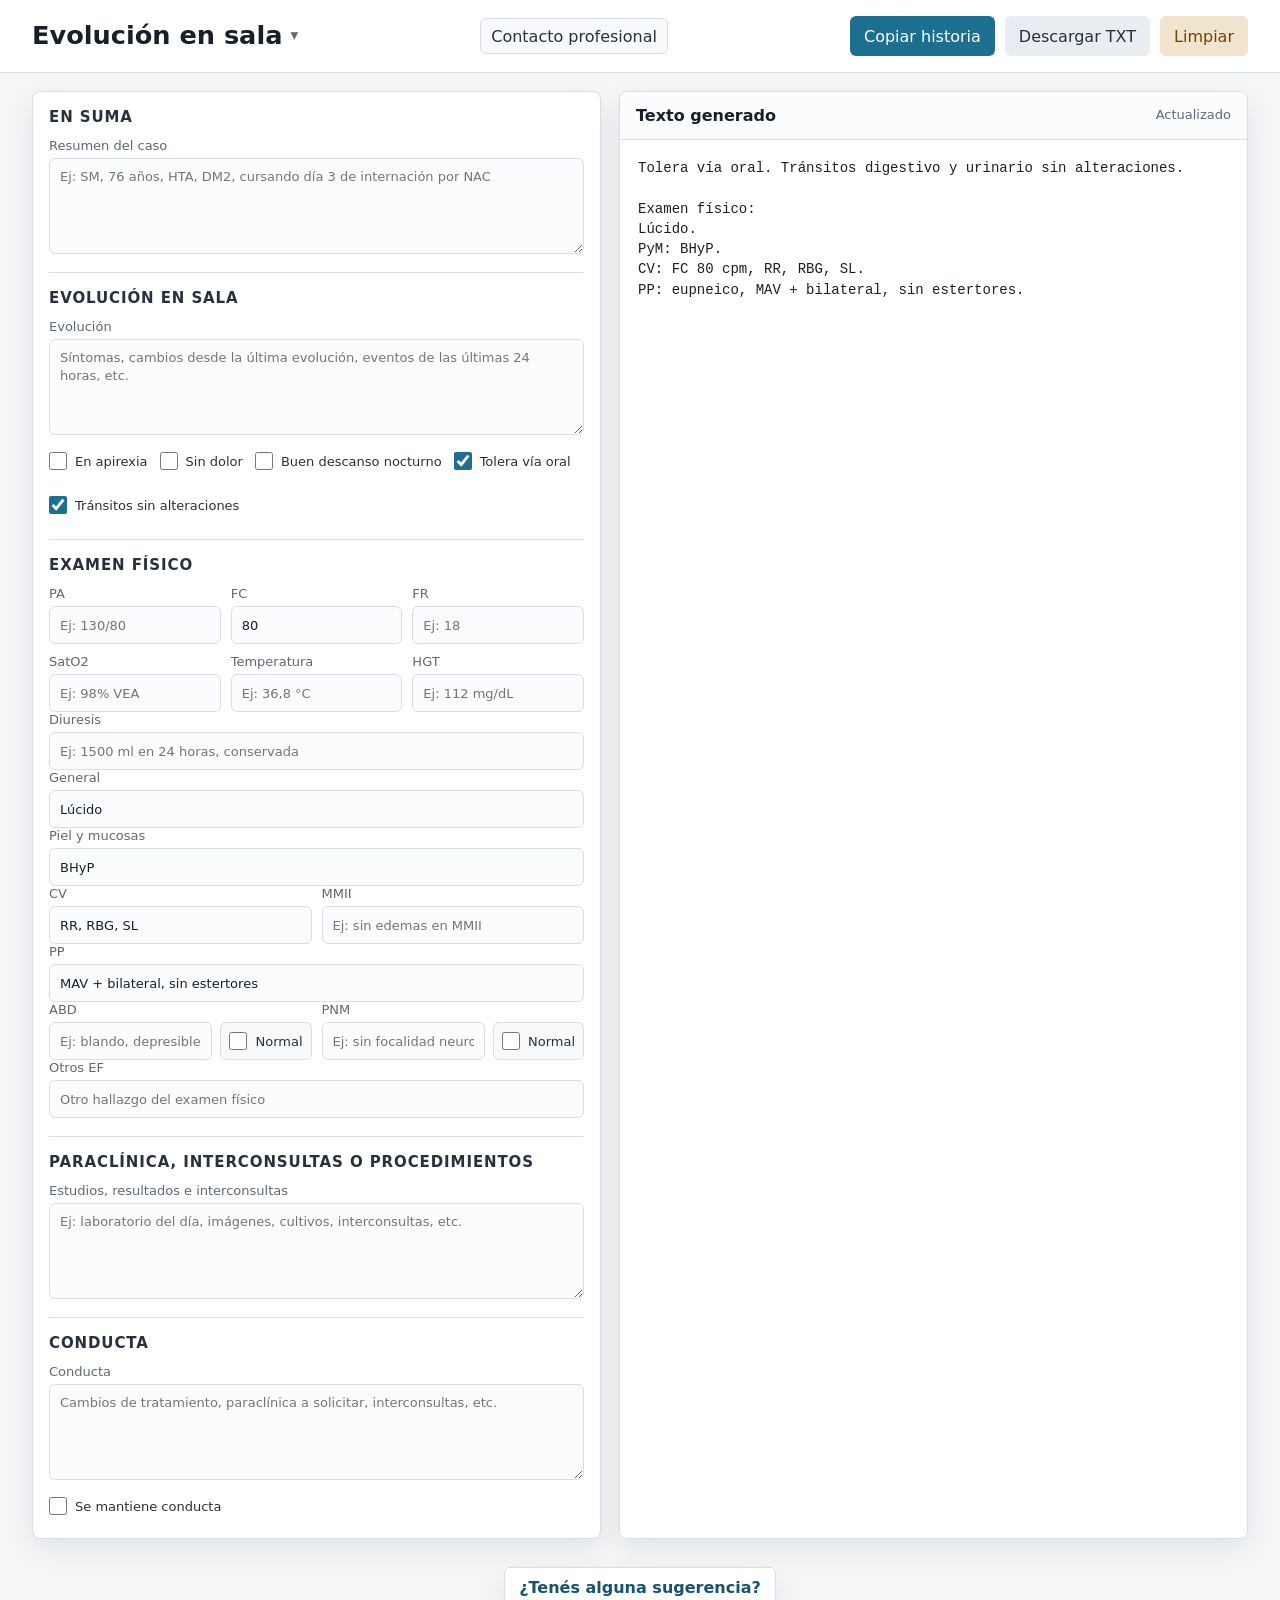
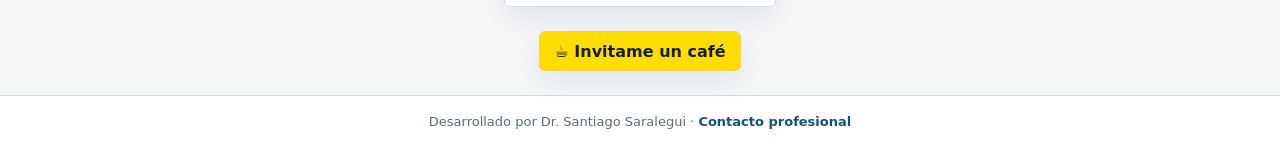
<file: sala.html>
<!doctype html>
<html lang="es">
<head>
  <meta charset="utf-8">
  <meta name="viewport" content="width=device-width, initial-scale=1">
  <title>Evolución en sala | Dr. Santiago Saralegui</title>
  <meta name="description" content="Herramienta web para escribir evoluciones de pacientes internados en sala de forma rápida, ordenada y lista para copiar. Desarrollada por Dr. Santiago Saralegui.">
  <meta name="robots" content="index, follow">
  <meta name="author" content="Dr. Santiago Saralegui">
  <meta property="og:title" content="Evolución en sala">
  <meta property="og:description" content="Generador rápido de evoluciones en sala para profesionales de la salud.">
  <meta property="og:type" content="website">
  <meta property="og:image" content="og-image.png">
  <meta name="twitter:card" content="summary_large_image">
  <link rel="icon" href="favicon-64.png" type="image/png">
  <link rel="apple-touch-icon" href="apple-touch-icon.png">
  <link rel="manifest" href="site.webmanifest">
  <link rel="stylesheet" href="styles.css?v=20261116">
  <script>
    const GA_MEASUREMENT_ID = "G-SN3JTPR3M0";
    if (GA_MEASUREMENT_ID) {
      const gaScript = document.createElement("script");
      gaScript.async = true;
      gaScript.src = `https://www.googletagmanager.com/gtag/js?id=${GA_MEASUREMENT_ID}`;
      document.head.appendChild(gaScript);
      window.dataLayer = window.dataLayer || [];
      function gtag(){dataLayer.push(arguments);}
      gtag("js", new Date());
      gtag("config", GA_MEASUREMENT_ID);
    }
  </script>
</head>
<body class="page-index" data-page="sala.html">
  <header>
    <div class="page-menu" id="pageMenu">
      <h1><button class="page-toggle" id="pageToggle" type="button" aria-haspopup="true" aria-expanded="false" aria-controls="pageList">Evolución en sala <span class="page-caret" aria-hidden="true">▾</span></button></h1>
      <div class="template-list page-list" id="pageList" role="menu" hidden></div>
    </div>
    <nav class="top-menu" aria-label="Opciones">
      <a class="menu-item" href="contacto.html">Contacto profesional</a>
    </nav>
    <div class="header-actions">
      <button class="button" id="copyTop" type="button">Copiar historia</button>
      <button class="button secondary" id="downloadTxt" type="button">Descargar TXT</button>
      <button class="button warn" id="clearAll" type="button">Limpiar</button>
    </div>
  </header>

  <main>
    <form class="column form-column" id="hcForm" autocomplete="off">
      <section>
        <h2>En suma</h2>
        <label>Resumen del caso
          <textarea data-field="enSuma" placeholder="Ej: SM, 76 años, HTA, DM2, cursando día 3 de internación por NAC"></textarea>
        </label>
      </section>

      <section>
        <h2>Evolución en sala</h2>
        <label>Evolución
          <textarea data-field="evolucion" placeholder="Síntomas, cambios desde la última evolución, eventos de las últimas 24 horas, etc."></textarea>
        </label>
        <div class="check-row">
          <label class="check"><input type="checkbox" data-field="apirexia"> En apirexia</label>
          <label class="check"><input type="checkbox" data-field="sinDolor"> Sin dolor</label>
          <label class="check"><input type="checkbox" data-field="descanso"> Buen descanso nocturno</label>
          <label class="check"><input type="checkbox" data-field="toleraVO" checked> Tolera vía oral</label>
          <label class="check"><input type="checkbox" data-field="transitoNormal" checked> Tránsitos sin alteraciones</label>
        </div>
      </section>

      <section>
        <h2>Examen físico</h2>
        <div class="grid three">
          <label>PA
            <input data-field="pa" placeholder="Ej: 130/80">
          </label>
          <label>FC
            <input data-field="fc" value="80">
          </label>
          <label>FR
            <input data-field="fr" placeholder="Ej: 18">
          </label>
          <label>SatO2
            <input data-field="sat" placeholder="Ej: 98% VEA">
          </label>
          <label>Temperatura
            <input data-field="temp" placeholder="Ej: 36,8 °C">
          </label>
          <label>HGT
            <input data-field="hgt" placeholder="Ej: 112 mg/dL">
          </label>
        </div>
        <label>Diuresis
          <input data-field="diuresis" placeholder="Ej: 1500 ml en 24 horas, conservada">
        </label>
        <label>General
          <input data-field="general" value="Lúcido">
        </label>
        <label>Piel y mucosas
          <input data-field="pym" value="BHyP">
        </label>
        <div class="grid">
          <label>CV
            <input data-field="cv" value="RR, RBG, SL">
          </label>
          <label>MMII
            <input data-field="mmii" placeholder="Ej: sin edemas en MMII">
          </label>
        </div>
        <label>PP
          <input data-field="pp" value="MAV + bilateral, sin estertores">
        </label>
        <div class="grid">
          <div class="field-with-check">
            <label>ABD
              <input data-field="abd" placeholder="Ej: blando, depresible, indoloro, RHA +">
            </label>
            <label class="check"><input type="checkbox" data-field="abdNormal"> Normal</label>
          </div>
          <div class="field-with-check">
            <label>PNM
              <input data-field="pnm" placeholder="Ej: sin focalidad neurológica">
            </label>
            <label class="check"><input type="checkbox" data-field="pnmNormal"> Normal</label>
          </div>
        </div>
        <label>Otros EF
          <input data-field="otrosEf" placeholder="Otro hallazgo del examen físico">
        </label>
      </section>

      <section>
        <h2>Paraclínica, interconsultas o procedimientos</h2>
        <label>Estudios, resultados e interconsultas
          <textarea data-field="paraclinica" placeholder="Ej: laboratorio del día, imágenes, cultivos, interconsultas, etc."></textarea>
        </label>
      </section>

      <section>
        <h2>Conducta</h2>
        <label>Conducta
          <textarea data-field="conducta" placeholder="Cambios de tratamiento, paraclínica a solicitar, interconsultas, etc."></textarea>
        </label>
        <div class="check-row">
          <label class="check"><input type="checkbox" data-field="igualConducta"> Se mantiene conducta</label>
        </div>
      </section>
    </form>

    <aside class="column preview-column">
      <div class="preview-top">
        <strong>Texto generado</strong>
        <span class="status" id="status">Listo para copiar</span>
      </div>
      <pre id="historia"></pre>
    </aside>
  </main>

  <div class="suggestion-strip">
    <a class="suggestion-link" href="contacto.html#contacto">¿Tenés alguna sugerencia?</a>
  </div>

  <div class="suggestion-strip">
    <a class="suggestion-link coffee-link" href="https://buymeacoffee.com/santiago.saralegui" target="_blank" rel="noopener noreferrer">☕ Invitame un café</a>
  </div>

  <footer>
    Desarrollado por Dr. Santiago Saralegui · <a href="contacto.html">Contacto profesional</a>
  </footer>

  <script src="app.js?v=20261116"></script>
  <script>
    const { value, sentence, endDot, lines, bullets } = HF;

    function evolucionTexto() {
      const items = [];
      if (value("evolucion")) items.push(value("evolucion"));
      if (value("apirexia")) items.push("En apirexia");
      if (value("sinDolor")) items.push("Sin dolor");
      if (value("descanso")) items.push("Buen descanso nocturno");
      if (value("toleraVO")) items.push("Tolera vía oral");
      if (value("transitoNormal")) items.push("Tránsitos digestivo y urinario sin alteraciones");
      return items.map(endDot).join(" ");
    }

    function buildHistoria() {
      const examen = [HF.examenAdulto(), sentence("Diuresis", value("diuresis"))].filter(Boolean).join("\n");

      const conducta = lines(value("conducta"));
      if (value("igualConducta")) conducta.push("Se mantiene conducta");

      return [
        // "En suma" y la evolución van sin etiqueta; si "En suma" queda vacío, no aparece.
        lines(value("enSuma")).map(endDot).join(" "),
        evolucionTexto(),
        examen ? `Examen físico:\n${examen}` : "",
        lines(value("paraclinica")).map(endDot).join("\n"),
        bullets("Conducta", conducta)
      ].filter(Boolean).join("\n\n");
    }

    // Esta página no tiene plantillas ni botón "Plantillas".

    HF.init({
      draftKey: "historiafacil:borrador:sala",
      fileName: "evolucion-en-sala.txt",
      buildHistoria,
      vitalChecks: HF.VITALES_ADULTO
    });
  </script>
</body>
</html>
</file>
<file: styles.css>
/* styles.css - hoja de estilos compartida por todas las paginas de historiafacil.com */

:root {
  --bg: #f4f6f8;
  --panel: #ffffff;
  --ink: #17202a;
  --muted: #5d6978;
  --line: #d8dee6;
  --accent: #1d6f8f;
  --accent-dark: #14546e;
  --ok: #1f7a4d;
  --warn: #9a5a00;
  --danger: #b42318;
  --field: #fbfcfd;
  --shadow: 0 10px 28px rgba(15, 23, 42, 0.08);
  font-family: Inter, ui-sans-serif, system-ui, -apple-system, BlinkMacSystemFont, "Segoe UI", sans-serif;
}

* { box-sizing: border-box; }

[hidden] { display: none !important; }

body {
  margin: 0;
  background: var(--bg);
  color: var(--ink);
  min-height: 100vh;
}

header {
  min-height: 72px;
  display: flex;
  align-items: center;
  justify-content: space-between;
  gap: 16px;
  padding: 16px clamp(16px, 3vw, 32px);
  background: #ffffff;
  border-bottom: 1px solid var(--line);
}

h1 {
  margin: 0;
  font-size: clamp(20px, 2vw, 28px);
  letter-spacing: 0;
  line-height: 1.15;
}

.top-menu {
  display: flex;
  gap: 6px;
  flex-wrap: wrap;
  align-items: center;
}

.menu-item {
  display: inline-flex;
  align-items: center;
  justify-content: center;
  border: 1px solid var(--line);
  background: #f7f9fb;
  color: #27313d;
  border-radius: 6px;
  min-height: 36px;
  padding: 0 10px;
  font-weight: 700;
  cursor: pointer;
  white-space: nowrap;
  text-decoration: none;
  font: inherit;
}

.menu-item:hover {
  border-color: var(--accent);
  background: #eef5f7;
}

label {
  display: flex;
  flex-direction: column;
  gap: 5px;
  font-size: 13px;
  color: var(--muted);
}

input, textarea, select {
  width: 100%;
  border: 1px solid var(--line);
  background: var(--field);
  color: var(--ink);
  border-radius: 6px;
  padding: 9px 10px;
  font: inherit;
  min-height: 38px;
  outline: none;
}

textarea {
  resize: vertical;
  line-height: 1.35;
}

input:focus, textarea:focus, select:focus {
  border-color: var(--accent);
  box-shadow: 0 0 0 3px rgba(29, 111, 143, 0.14);
  background: #ffffff;
}

.button {
  display: inline-flex;
  align-items: center;
  justify-content: center;
  border: 0;
  background: var(--accent);
  color: #ffffff;
  border-radius: 6px;
  min-height: 40px;
  padding: 0 14px;
  font-weight: 700;
  cursor: pointer;
  white-space: nowrap;
  text-decoration: none;
  font: inherit;
}

.button:hover { background: var(--accent-dark); }

footer {
  border-top: 1px solid var(--line);
  background: #ffffff;
  color: var(--muted);
  padding: 18px clamp(16px, 3vw, 32px);
  text-align: center;
  font-size: 13px;
}

footer a {
  color: var(--accent-dark);
  font-weight: 700;
  text-decoration: none;
}

footer a:hover {
  text-decoration: underline;
}

/* ---- Paginas de historia clinica (index, pediatria, ingreso, sala, egreso, estetica) ---- */

.page-index header {
  position: sticky;
  top: 0;
  z-index: 20;
}

.page-index .header-actions {
  display: flex;
  gap: 10px;
  flex-wrap: wrap;
  justify-content: flex-end;
}

.page-index .template-menu {
  position: relative;
  display: inline-flex;
}

.page-index .template-list {
  position: absolute;
  top: calc(100% + 6px);
  left: 0;
  z-index: 30;
  min-width: 220px;
  display: flex;
  flex-direction: column;
  padding: 6px;
  background: var(--panel);
  border: 1px solid var(--line);
  border-radius: 6px;
  box-shadow: var(--shadow);
}

.page-index .template-list[hidden] {
  display: none;
}

.page-index .template-item {
  border: 0;
  background: transparent;
  color: var(--ink);
  text-align: left;
  padding: 9px 10px;
  border-radius: 4px;
  font: inherit;
  cursor: pointer;
}

.page-index .template-empty {
  margin: 0;
  padding: 9px 10px;
  color: var(--muted);
  font-size: 14px;
}

.page-index .template-item:hover,
.page-index .template-item:focus-visible {
  background: #eaf2f6;
  outline: none;
}

/* Título de la página: desplegable para cambiar de tipo de historia */

.page-index .page-menu {
  position: relative;
}

.page-index .page-toggle {
  display: inline-flex;
  align-items: center;
  gap: 8px;
  margin: -4px -8px;
  padding: 4px 8px;
  border: 0;
  border-radius: 6px;
  background: transparent;
  color: inherit;
  font: inherit;
  text-align: left;
  cursor: pointer;
}

.page-index .page-toggle:hover,
.page-index .page-toggle:focus-visible {
  background: #eef5f7;
  outline: none;
}

.page-index .page-caret {
  font-size: 0.6em;
  color: var(--muted);
}

.page-index .page-list {
  left: -8px;
  min-width: 240px;
}

.page-index a.template-item {
  text-decoration: none;
}

.page-index .template-item[aria-current="page"] {
  font-weight: 700;
  color: var(--accent-dark);
  background: #eef5f7;
}

.page-index input.is-abnormal {
  border-color: var(--danger);
  background: #fef3f2;
  color: var(--danger);
  font-weight: 700;
}

.page-index input.is-abnormal:focus {
  box-shadow: 0 0 0 3px rgba(180, 35, 24, 0.16);
}

.page-index .vital-alert {
  color: var(--danger);
  font-size: 12px;
  font-weight: 700;
}

.page-index .reminder-toast {
  position: fixed;
  top: 16px;
  left: 50%;
  z-index: 50;
  width: max-content;
  max-width: calc(100vw - 32px);
  padding: 12px 18px;
  border-radius: 6px;
  background: var(--ink);
  color: #ffffff;
  font-weight: 700;
  text-align: center;
  box-shadow: 0 12px 32px rgba(15, 23, 42, 0.25);
  opacity: 0;
  transform: translate(-50%, -12px);
  transition: opacity 0.3s ease, transform 0.3s ease;
  pointer-events: none;
}

.page-index .reminder-toast.is-visible {
  opacity: 1;
  transform: translate(-50%, 0);
}

.page-index .top-menu {
  justify-content: center;
  flex: 1 1 auto;
}

.page-index main {
  display: grid;
  grid-template-columns: minmax(360px, 0.95fr) minmax(360px, 1.05fr);
  gap: 18px;
  padding: 18px clamp(12px, 3vw, 32px) 28px;
  max-width: 1680px;
  margin: 0 auto;
}

.page-index .column {
  background: var(--panel);
  border: 1px solid var(--line);
  border-radius: 8px;
  box-shadow: var(--shadow);
  min-width: 0;
}

.page-index .form-column {
  padding: 16px;
  display: flex;
  flex-direction: column;
  gap: 18px;
}

.page-index section {
  border-top: 1px solid var(--line);
  padding-top: 16px;
}

.page-index section:first-child {
  border-top: 0;
  padding-top: 0;
}

.page-index h2 {
  font-size: 15px;
  line-height: 1.2;
  margin: 0 0 12px;
  text-transform: uppercase;
  color: #27313d;
  letter-spacing: 0.06em;
}

.page-index .grid {
  display: grid;
  grid-template-columns: repeat(2, minmax(0, 1fr));
  gap: 10px;
}

.page-index .grid.three {
  grid-template-columns: repeat(3, minmax(0, 1fr));
}

.page-index textarea {
  min-height: 96px;
}

.page-index .expanded-editor {
  position: fixed;
  z-index: 100;
  width: min(520px, calc(100vw - 24px));
  min-height: 120px;
  resize: both;
  box-shadow: 0 12px 32px rgba(15, 23, 42, 0.2);
}

.page-index .ecg-options {
  display: grid;
  grid-template-columns: auto auto minmax(0, 1fr);
  gap: 10px;
  align-items: center;
  margin-top: 12px;
  padding: 10px 12px;
  border: 1px solid var(--line);
  border-radius: 6px;
  background: #f7f9fb;
}

.page-index .ecg-options.is-disabled {
  background: #eef1f4;
  color: #7a8490;
}

/* ECG desmarcado en un bloque plegable: queda solo la casilla, sin recuadro */
.page-index .ecg-options.is-collapsed {
  display: block;
  padding: 0;
  border: 0;
  background: transparent;
  color: inherit;
}

.page-index .ecg-editor-label {
  display: block;
  grid-column: 1 / -1;
  min-width: 0;
}

.page-index .ecg-editor-label > span {
  display: block;
}

.page-index .ecg-normal-editor {
  display: block;
  width: 100%;
  min-height: 40px;
  padding: 5px 10px;
  border: 1px solid var(--line);
  border-radius: 6px;
  background: #eef1f4;
  color: #697482;
  line-height: 1.45;
  white-space: normal;
}

.page-index .ecg-normal-editor input {
  display: inline-block;
  width: 52px;
  min-height: 30px;
  margin: 0 4px;
  padding: 3px 6px;
  text-align: center;
  background: #ffffff;
  color: var(--ink);
}

.page-index .ecg-custom-editor {
  min-height: 40px;
  height: 40px;
  resize: vertical;
}

.page-index .check-row {
  display: flex;
  gap: 12px;
  align-items: center;
  flex-wrap: wrap;
  margin-top: 10px;
}

.page-index .check {
  flex-direction: row;
  align-items: center;
  color: #27313d;
  width: auto;
  max-width: 100%;
  gap: 8px;
  min-height: 32px;
}

.page-index .check input {
  flex: 0 0 auto;
  width: 18px;
  height: 18px;
  min-height: 18px;
  margin: 0;
  accent-color: var(--accent);
}

.page-index .field-with-check {
  display: grid;
  grid-template-columns: minmax(0, 1fr) auto;
  gap: 8px;
  align-items: end;
  min-width: 0;
}

.page-index .field-with-check .check {
  min-height: 38px;
  align-items: center;
  padding: 0 8px;
  border: 1px solid var(--line);
  border-radius: 6px;
  background: #f7f9fb;
  white-space: nowrap;
}

.page-index .antecedente-row {
  display: grid;
  grid-template-columns: minmax(0, 1fr) minmax(0, 1fr) minmax(0, 1fr) 38px;
  gap: 8px;
  align-items: end;
  margin-bottom: 8px;
}

.page-index .mini-btn {
  width: 38px;
  height: 38px;
  border: 1px solid var(--line);
  background: #f7f9fb;
  color: #344052;
  border-radius: 6px;
  cursor: pointer;
  font-size: 20px;
  line-height: 1;
}

.page-index .mini-btn:hover { background: #eef3f6; }

.page-index .button.secondary {
  background: #e8edf1;
  color: #243040;
}

.page-index .button.secondary:hover { background: #dce4ea; }

.page-index .button.warn {
  background: #f1e4cf;
  color: #714300;
}

.page-index .button.warn:hover { background: #e7d4b5; }

.page-index .preview-column {
  display: grid;
  grid-template-rows: auto 1fr;
  min-height: calc(100vh - 126px);
  overflow: hidden;
}

.page-index .preview-top {
  display: flex;
  align-items: center;
  justify-content: space-between;
  gap: 12px;
  padding: 14px 16px;
  border-bottom: 1px solid var(--line);
  background: #fbfcfd;
}

.page-index .status {
  color: var(--muted);
  font-size: 13px;
  min-height: 18px;
}

.page-index #historia {
  margin: 0;
  padding: 18px;
  overflow: auto;
  white-space: pre-wrap;
  line-height: 1.45;
  font-family: "SFMono-Regular", Consolas, "Liberation Mono", monospace;
  font-size: 14px;
  background: #ffffff;
}

.page-index .hint {
  color: var(--muted);
  font-size: 12px;
  margin: 7px 0 0;
}

/* Selector deslizante (p. ej. tipo de examen físico) */

.page-index .segmented {
  --selected: 0;
  --count: 3;
  position: relative;
  display: grid;
  grid-template-columns: repeat(var(--count), minmax(0, 1fr));
  margin: 12px 0;
  padding: 3px;
  border: 1px solid var(--line);
  border-radius: 999px;
  background: #e8edf1;
}

.page-index .segmented label {
  position: relative;
  z-index: 1;
  display: block;
  padding: 8px 6px;
  border-radius: 999px;
  color: #27313d;
  font-size: 14px;
  font-weight: 700;
  text-align: center;
  cursor: pointer;
  transition: color 0.2s ease;
}

.page-index .segmented label:has(input:checked) {
  color: #ffffff;
}

.page-index .segmented input {
  position: absolute;
  inset: 0;
  width: 100%;
  height: 100%;
  min-height: 0;
  margin: 0;
  opacity: 0;
  cursor: pointer;
}

.page-index .segmented label:has(input:focus-visible) {
  box-shadow: 0 0 0 3px rgba(29, 111, 143, 0.3);
}

.page-index .segmented-thumb {
  position: absolute;
  top: 3px;
  bottom: 3px;
  left: 3px;
  width: calc((100% - 6px) / var(--count));
  border-radius: 999px;
  background: var(--accent);
  transform: translateX(calc(var(--selected) * 100%));
  transition: transform 0.2s ease;
}

.page-index .exam-panel {
  display: flex;
  flex-direction: column;
  gap: 5px;
  margin-top: 10px;
}

.page-index .tep-row {
  margin-top: 0;
}

.page-index .after-hint,
.page-index .exam-gap {
  margin-top: 12px;
}

.page-index .field-with-check select {
  min-width: 110px;
}

.page-index .hint + .grid {
  margin-top: 12px;
}

.page-index .toast {
  color: var(--ok);
  font-weight: 700;
}

.page-index .suggestion-strip {
  max-width: 1680px;
  margin: 0 auto 24px;
  padding: 0 clamp(12px, 3vw, 32px);
  display: flex;
  justify-content: center;
}

.page-index .suggestion-link {
  display: inline-flex;
  align-items: center;
  justify-content: center;
  min-height: 40px;
  padding: 0 14px;
  border-radius: 6px;
  border: 1px solid var(--line);
  background: #ffffff;
  color: var(--accent-dark);
  font-weight: 700;
  text-decoration: none;
  box-shadow: var(--shadow);
}

.page-index .suggestion-link:hover {
  border-color: var(--accent);
  background: #f7fbfc;
}

.page-index .coffee-link {
  border-color: #f2d24b;
  background: #ffdd00;
  color: #17202a;
}

.page-index .coffee-link:hover {
  border-color: #e0c200;
  background: #ffe53d;
}

@media (max-width: 900px) {
  .page-index header {
    position: static;
    align-items: flex-start;
    flex-direction: column;
  }

  .page-index .header-actions {
    width: 100%;
    justify-content: stretch;
  }

  .page-index .top-menu {
    width: 100%;
    justify-content: flex-start;
  }

  .page-index .header-actions .button {
    flex: 1 1 130px;
  }

  .page-index .header-actions .template-menu {
    flex: 1 1 130px;
  }

  .page-index .template-menu .button {
    width: 100%;
  }

  .page-index main {
    grid-template-columns: 1fr;
  }

  .page-index .preview-column {
    min-height: 70vh;
  }
}

@media (max-width: 620px) {
  .page-index .grid, .page-index .grid.three, .page-index .antecedente-row {
    grid-template-columns: 1fr;
  }

  .page-index .antecedente-row .mini-btn {
    width: 100%;
  }
}

/* ---- Pagina: contacto.html ---- */

.page-contacto {
  display: grid;
  grid-template-rows: auto 1fr auto;
}

.page-contacto .top-menu {
  justify-content: flex-end;
}

.page-contacto .menu-item, .page-contacto .button {
  min-height: 38px;
  padding: 0 12px;
}

.page-contacto main {
  width: min(920px, calc(100% - 24px));
  margin: 22px auto 32px;
  display: grid;
  gap: 18px;
}

.page-contacto .panel {
  background: var(--panel);
  border: 1px solid var(--line);
  border-radius: 8px;
  box-shadow: var(--shadow);
  padding: clamp(18px, 3vw, 28px);
}

.page-contacto h2 {
  margin: 0 0 10px;
  font-size: 18px;
  letter-spacing: 0;
}

.page-contacto p {
  margin: 0;
  color: var(--muted);
  line-height: 1.5;
}

.page-contacto p + p {
  margin-top: 12px;
}

.page-contacto form {
  display: grid;
  gap: 12px;
  margin-top: 16px;
}

.page-contacto textarea {
  min-height: 130px;
}

.page-contacto .button {
  width: fit-content;
}

.page-contacto .note {
  font-size: 12px;
  color: var(--muted);
}

@media (max-width: 700px) {
  .page-contacto header {
    align-items: flex-start;
    flex-direction: column;
  }

  .page-contacto .top-menu {
    width: 100%;
    justify-content: flex-start;
  }
}
</file>
